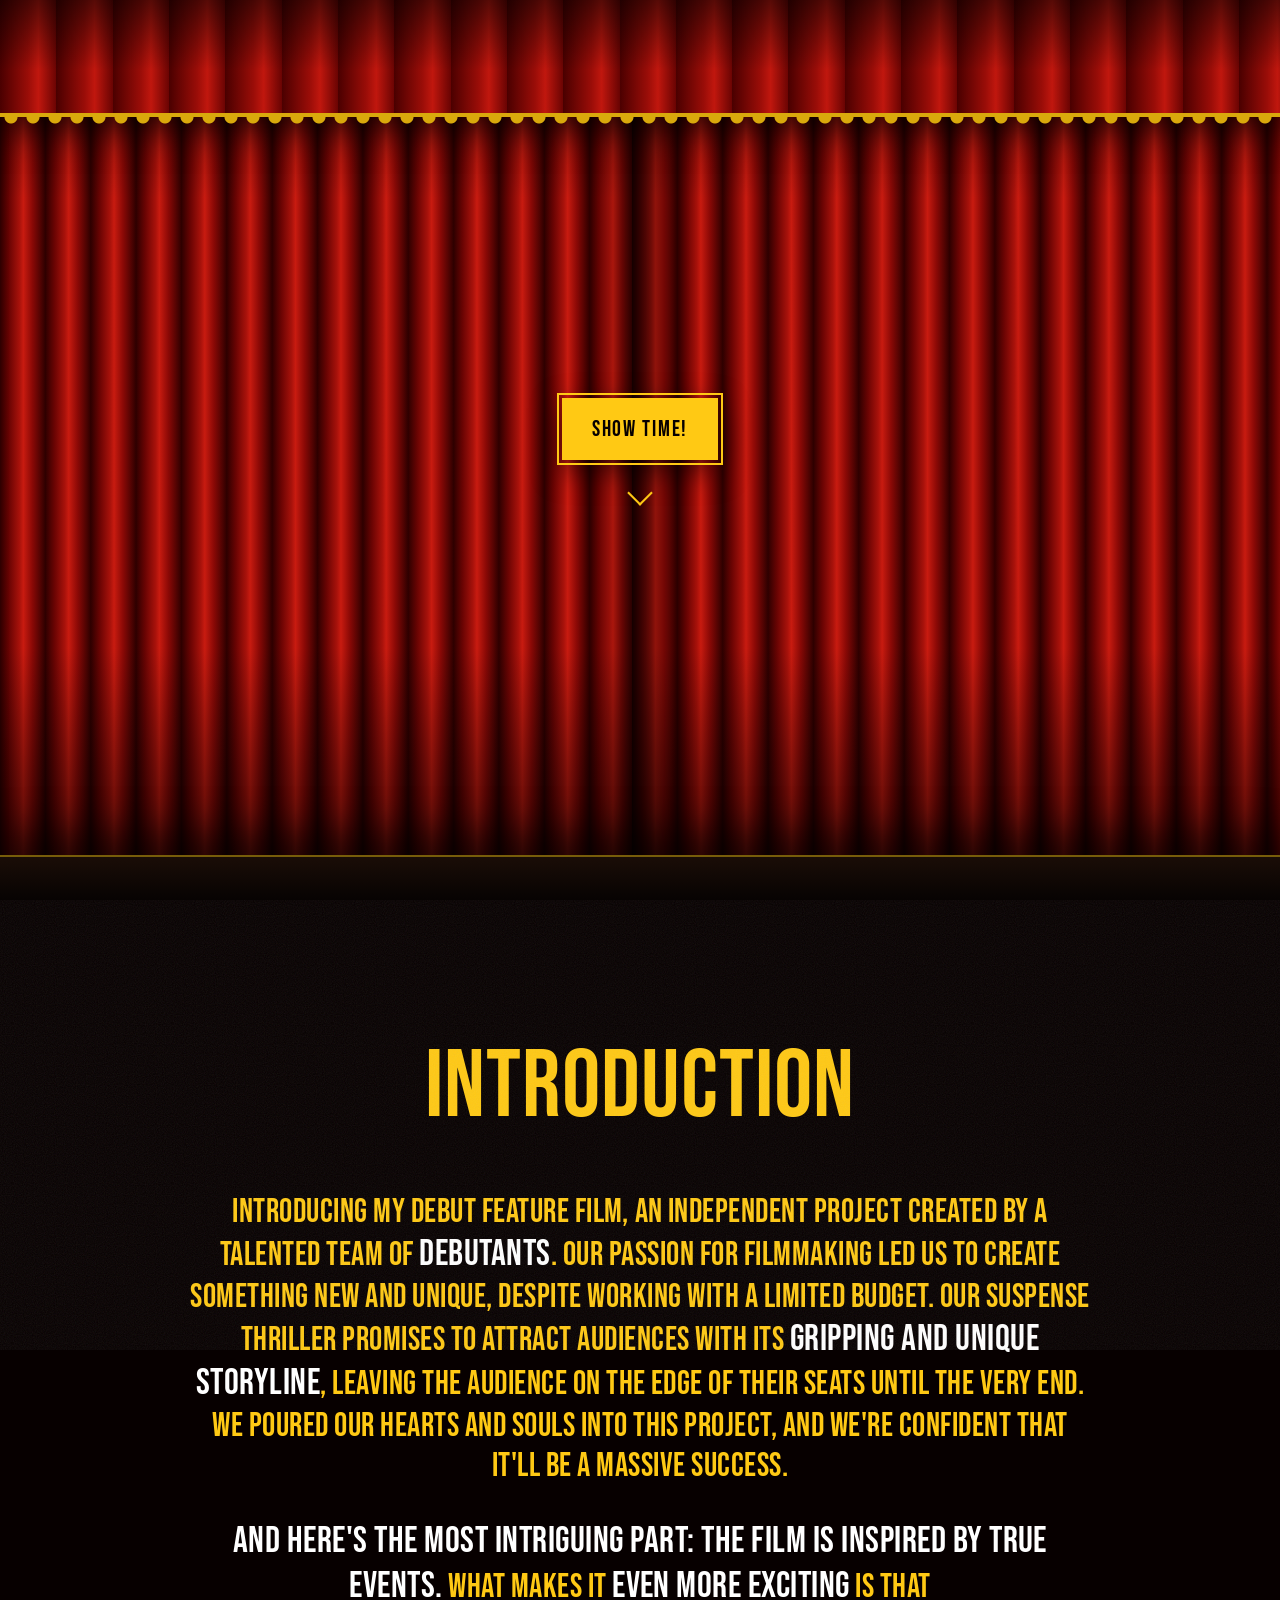
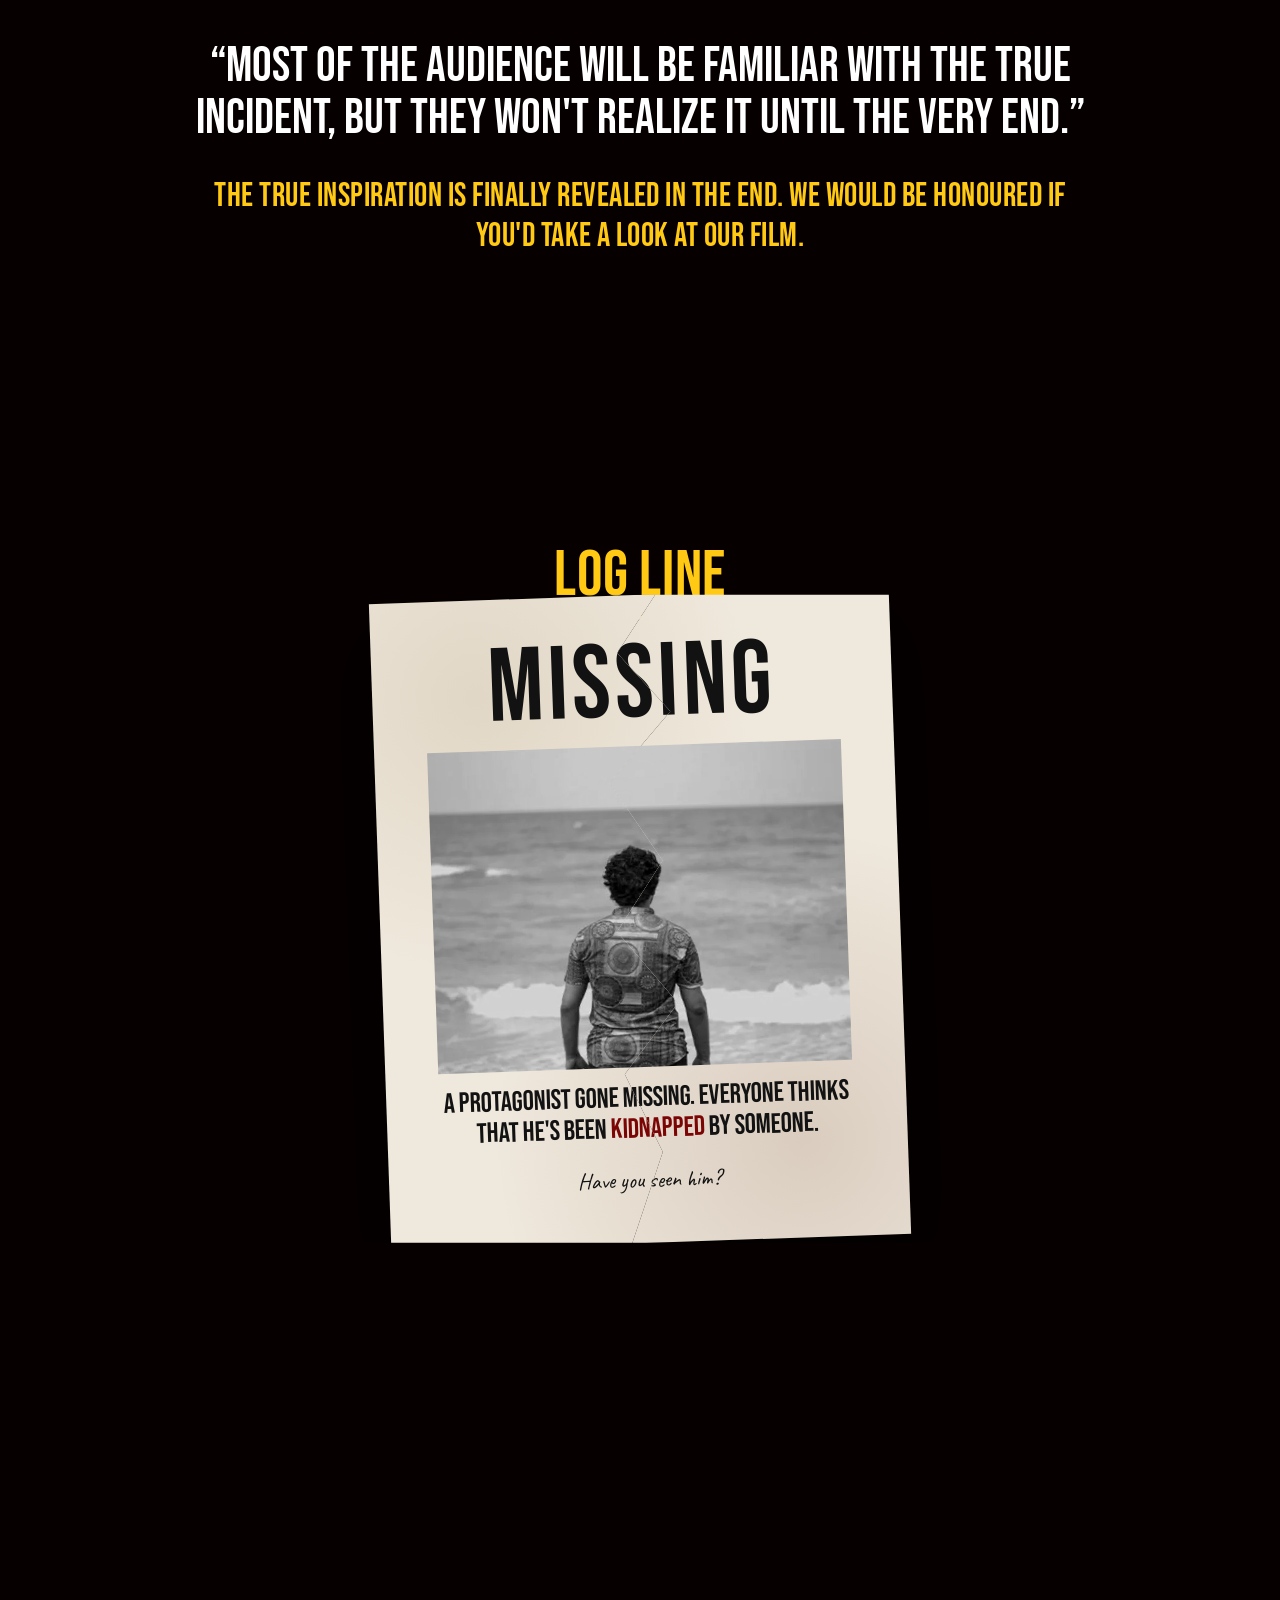
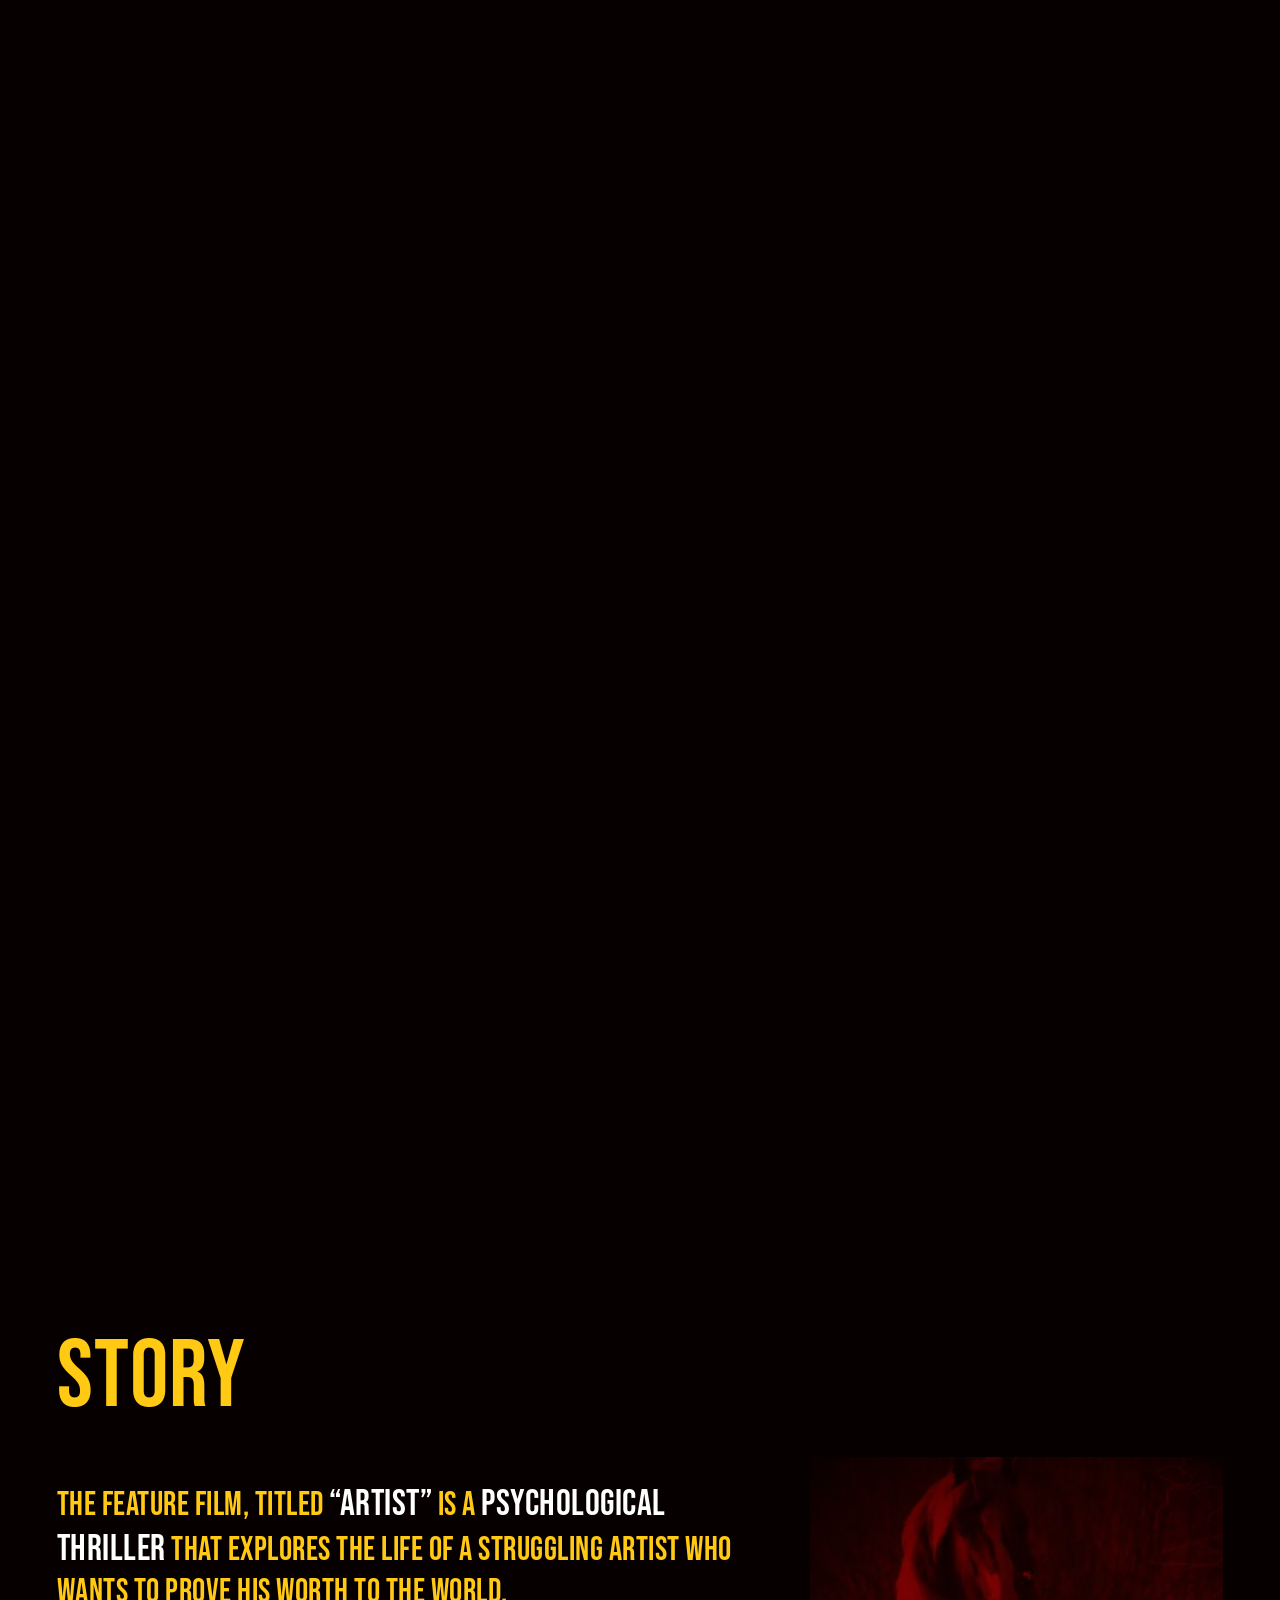
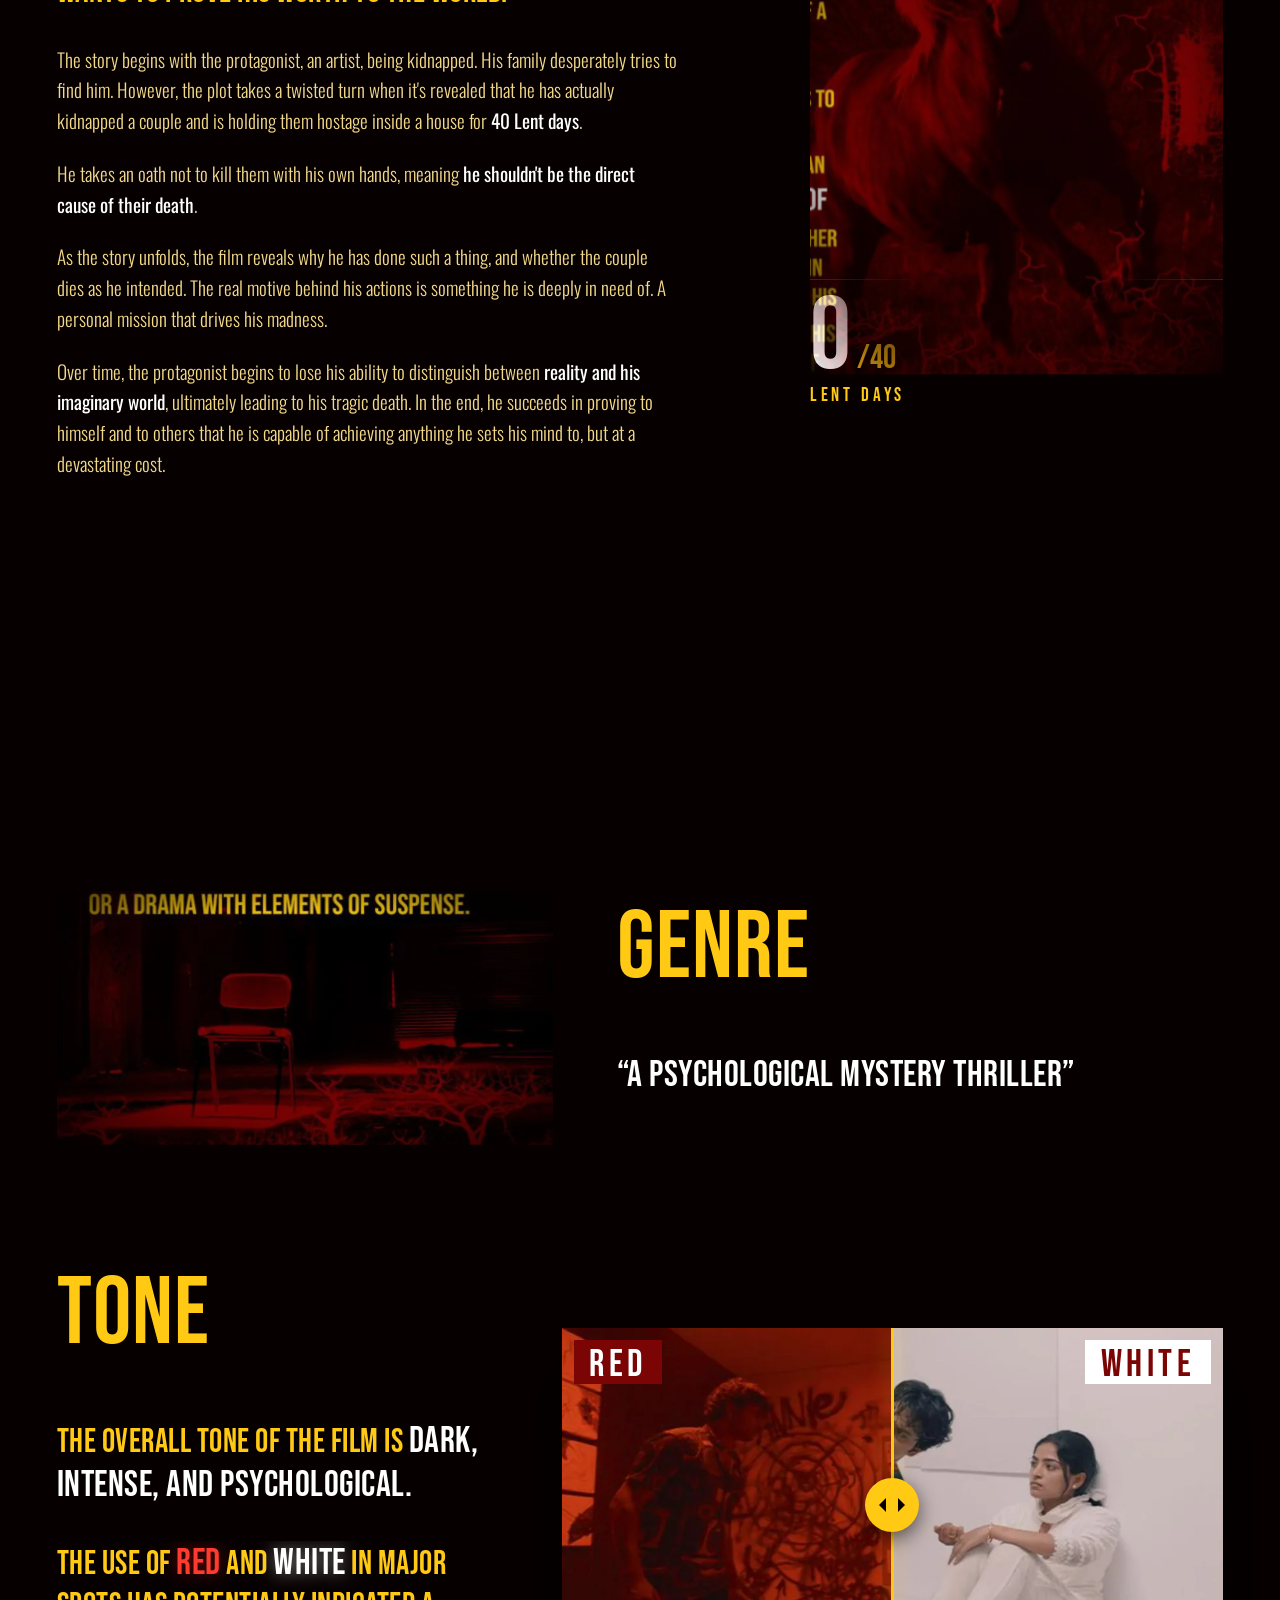
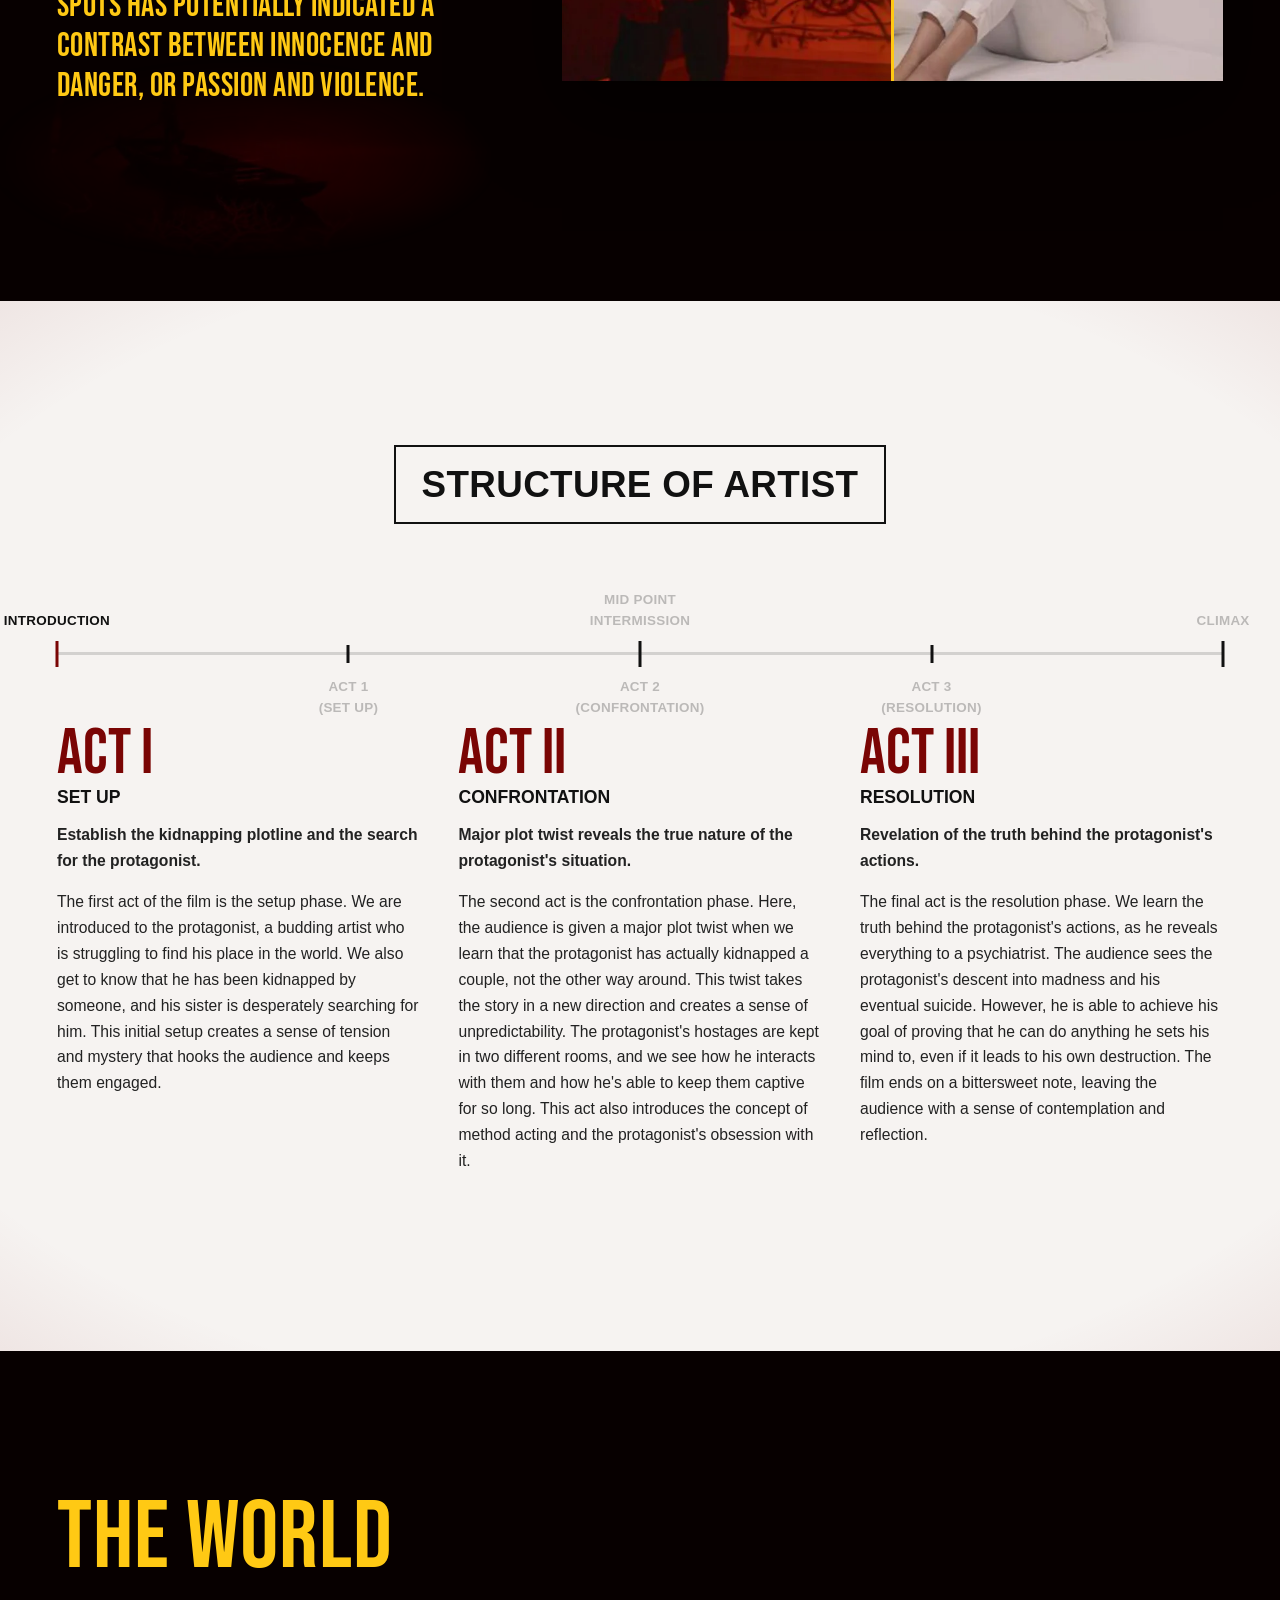
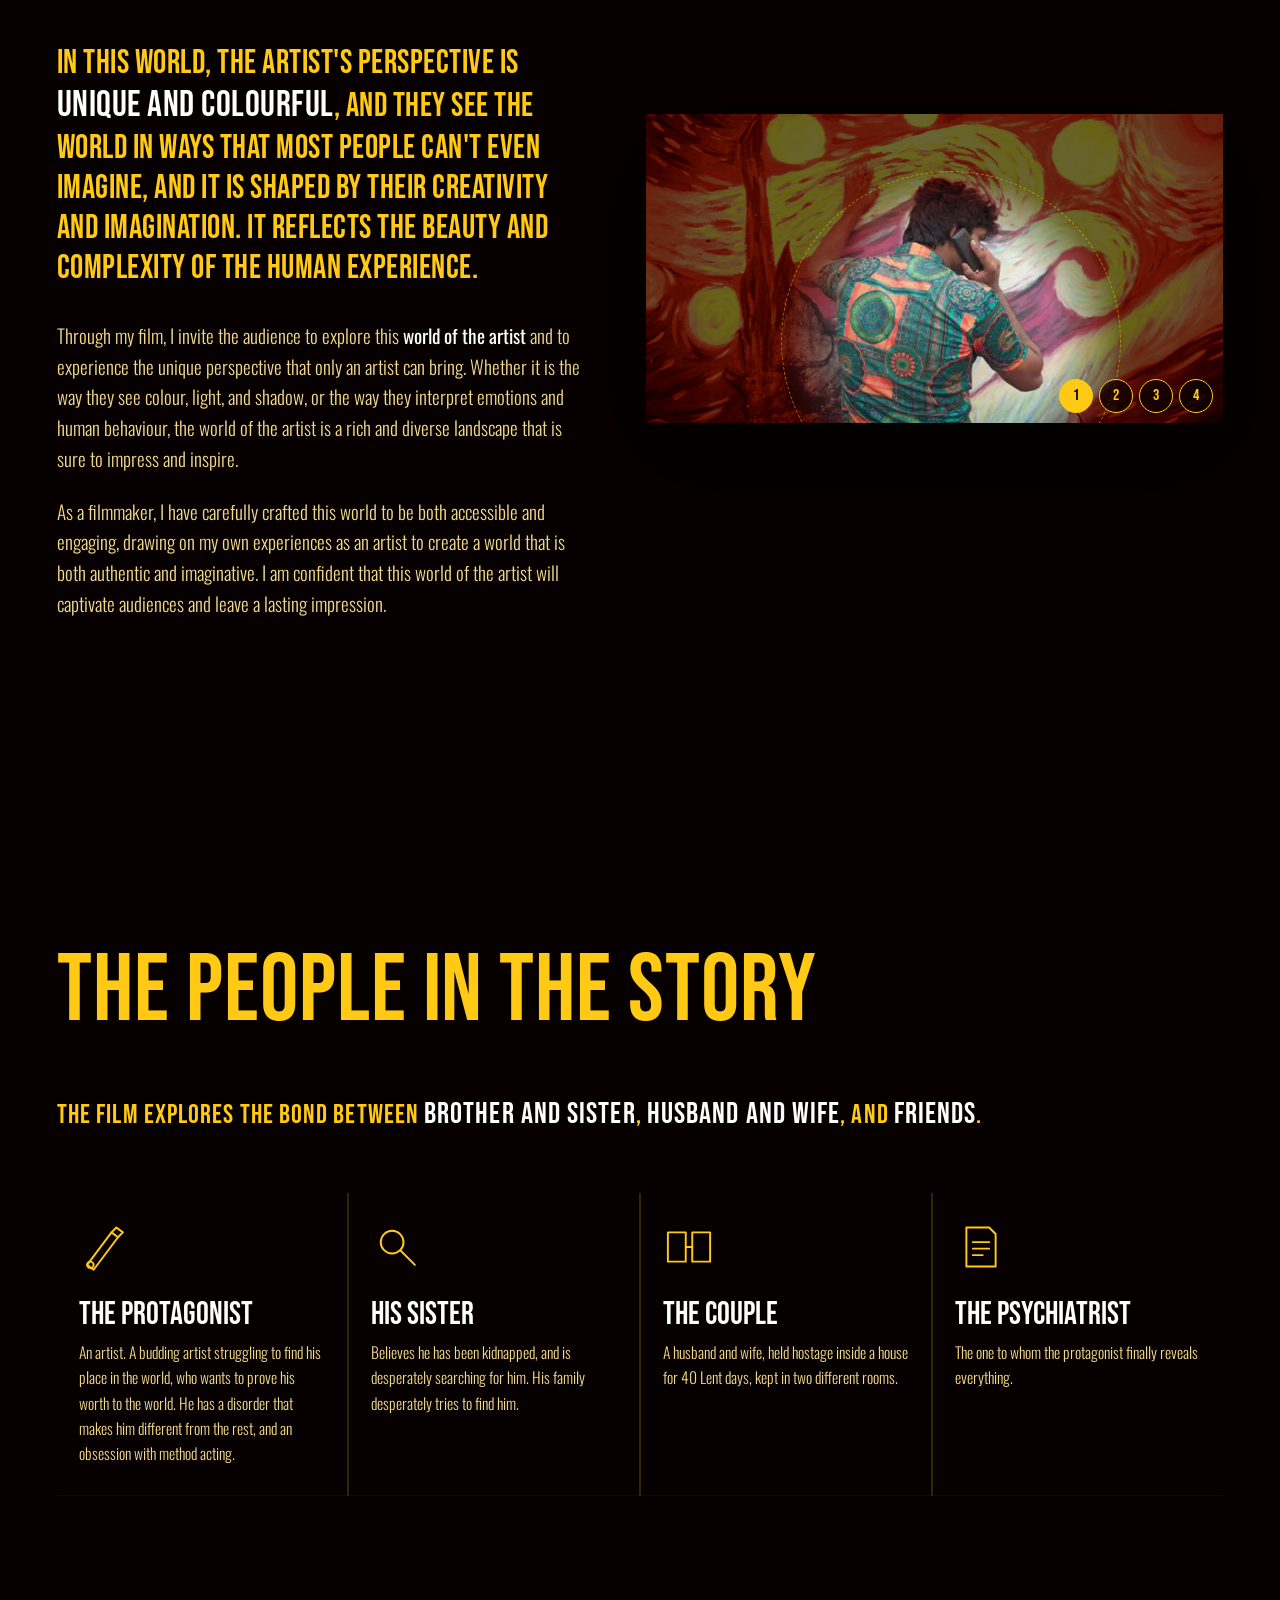
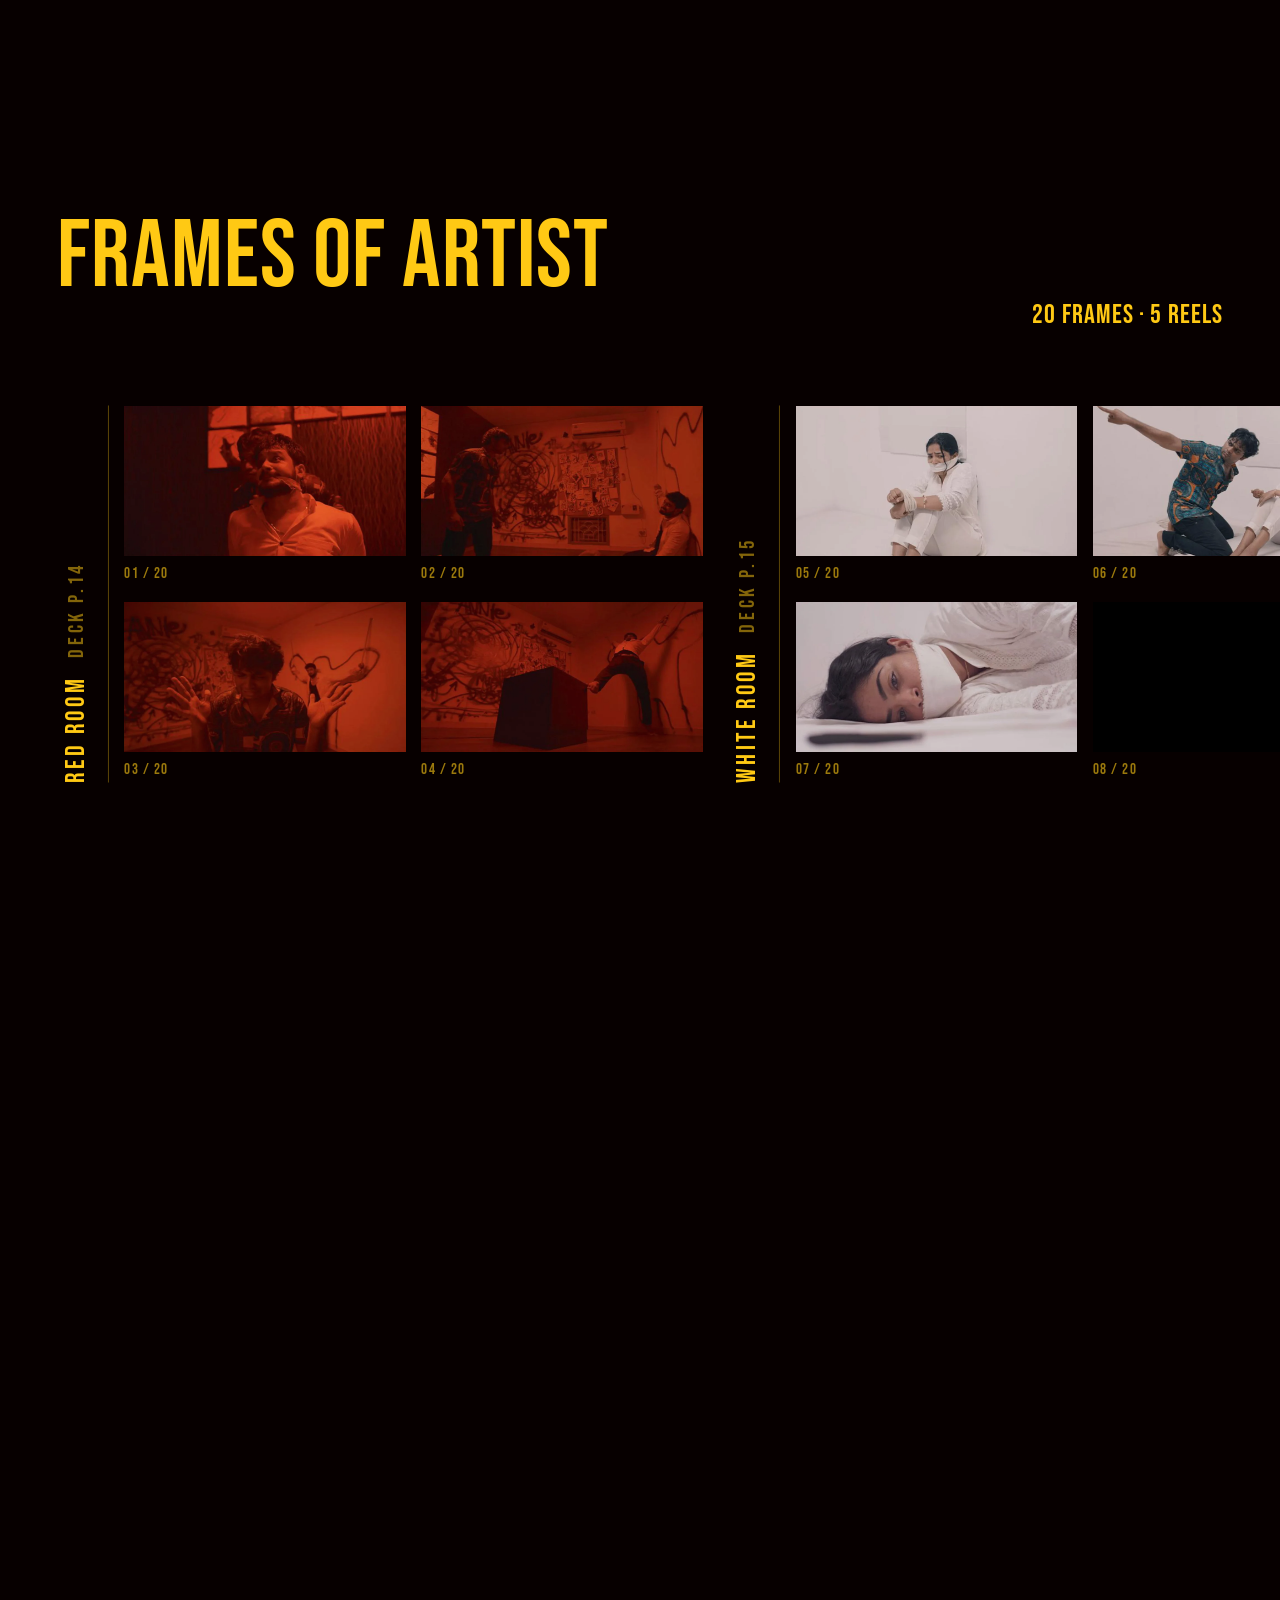
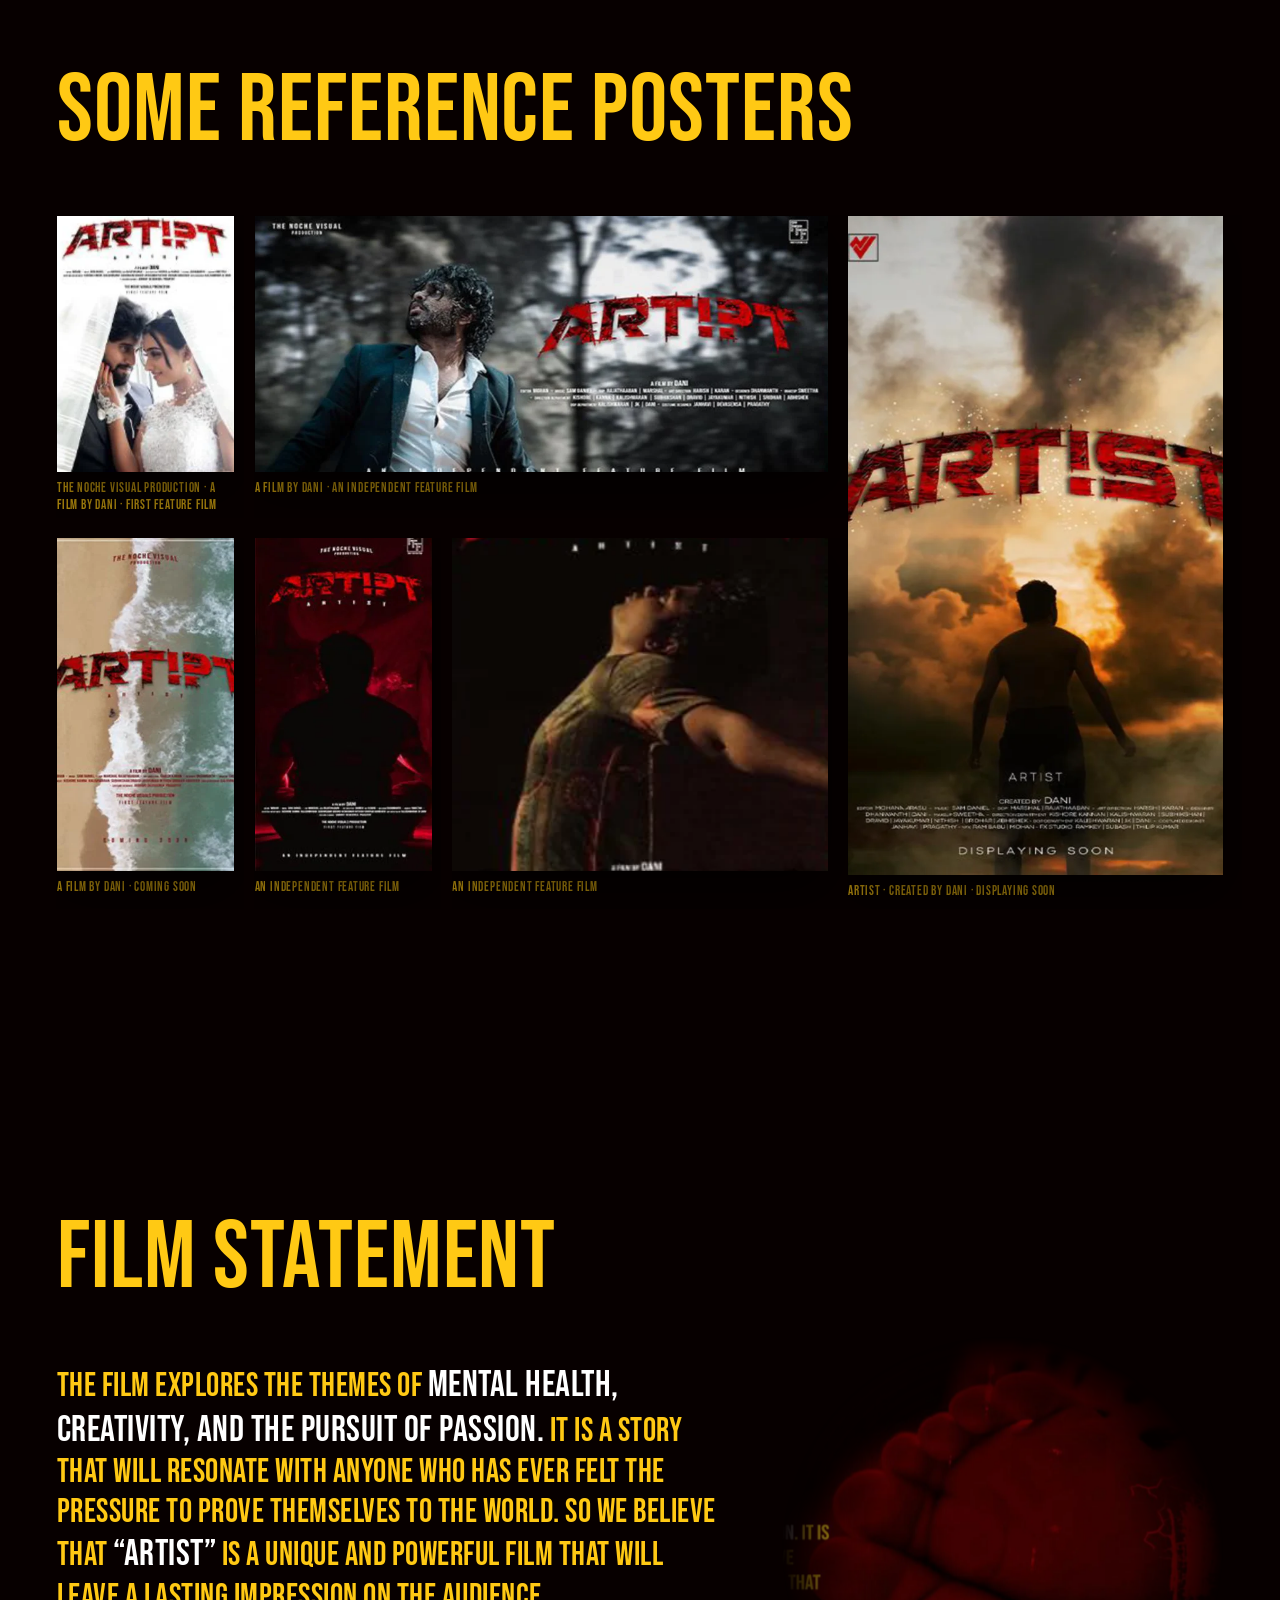
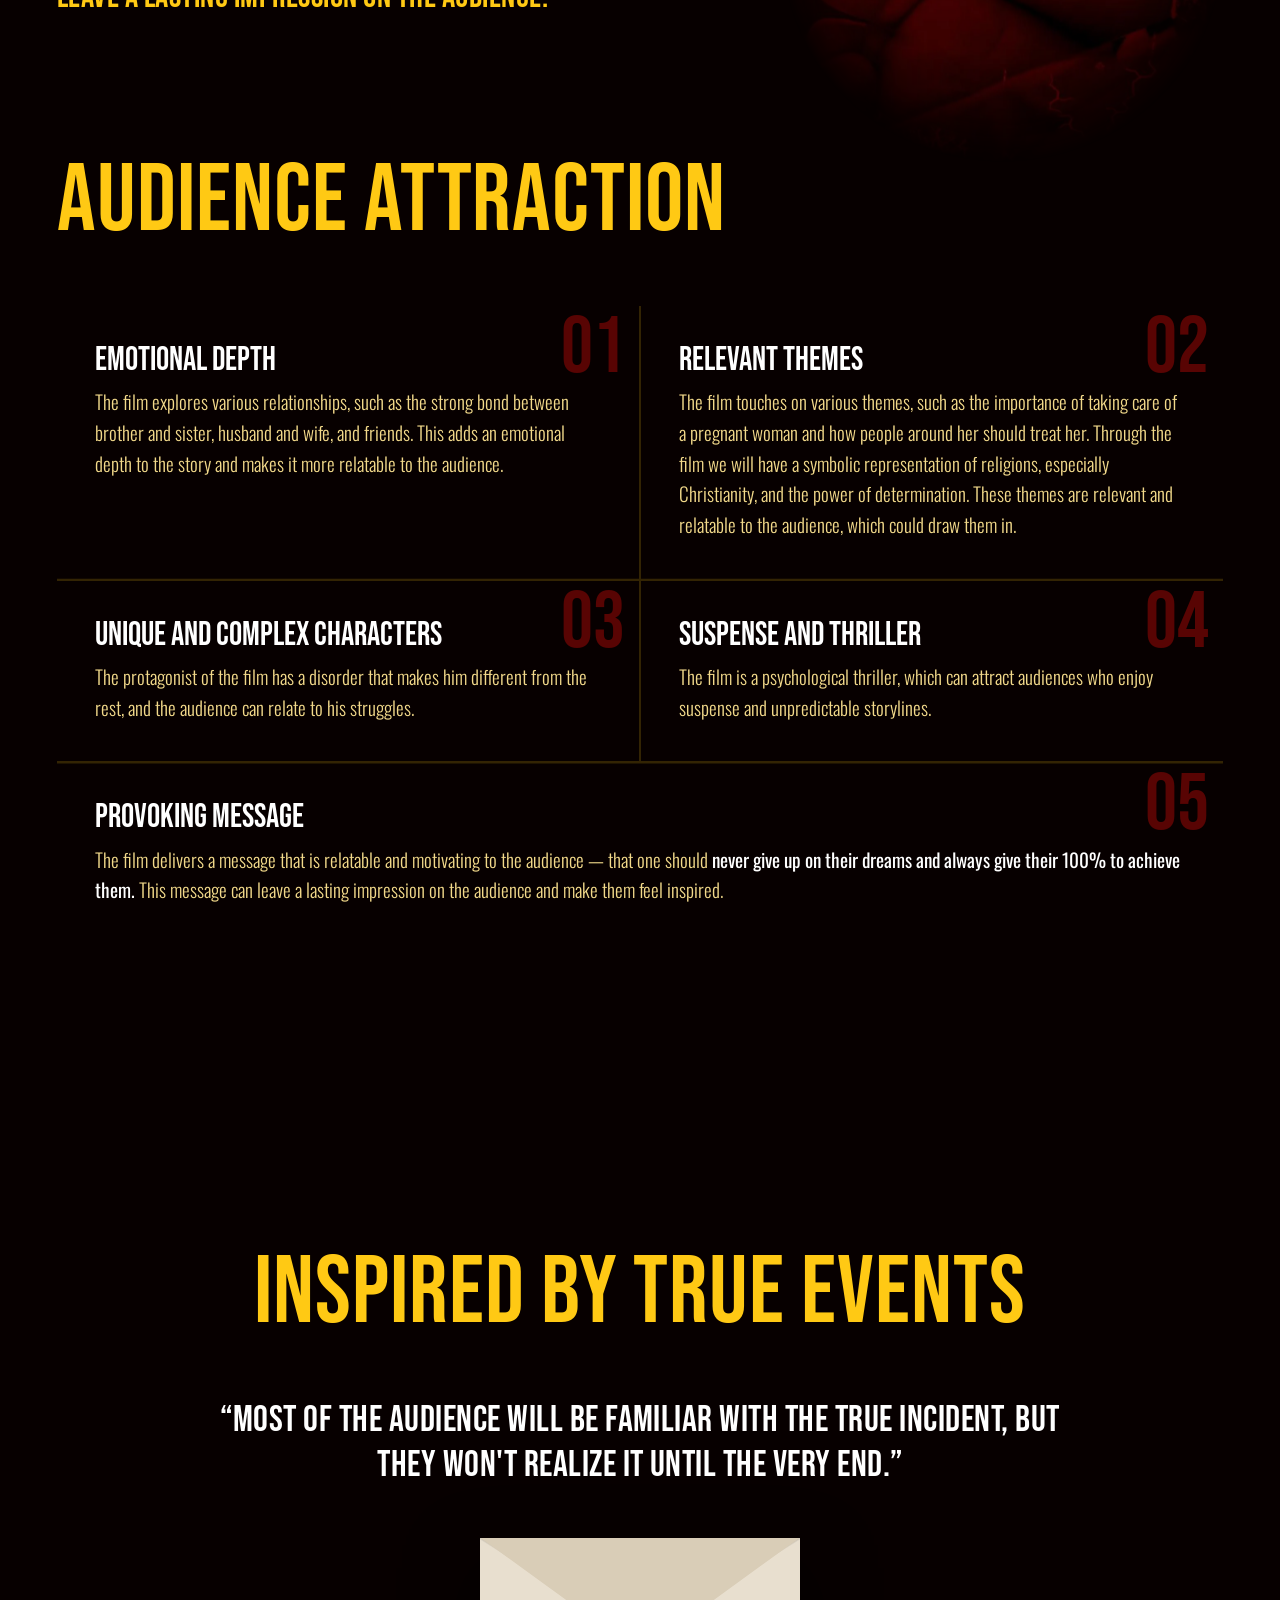
<file: index.html>
<!doctype html>
<html lang="en" class="no-js">
<head>
  <meta charset="utf-8">
  <meta name="viewport" content="width=device-width, initial-scale=1, viewport-fit=cover">
  <title>ARTIST — A Tamil psychological thriller · A film by Dani</title>
  <meta name="description" content="ARTIST (ART!ST) — an independent Tamil psychological mystery thriller inspired by true events. A protagonist gone missing. Everyone thinks he's been kidnapped. The truth is shocking.">
  <meta name="theme-color" content="#070000">
  <meta property="og:title" content="ARTIST — A film by Dani">
  <meta property="og:description" content="A protagonist gone missing. Everyone thinks he's been kidnapped. The truth is shocking. An independent Tamil psychological thriller.">
  <meta property="og:type" content="video.movie">
  <meta property="og:image" content="assets/img/posters/poster-2.webp">
  <link rel="icon" href="data:image/svg+xml,%3Csvg xmlns='http://www.w3.org/2000/svg' viewBox='0 0 32 32'%3E%3Crect width='32' height='32' fill='%237a0504'/%3E%3Crect x='13' y='5' width='6' height='15' fill='%23ffc914'/%3E%3Crect x='13' y='23' width='6' height='5' fill='%23ffc914'/%3E%3C/svg%3E">

  <link rel="preconnect" href="https://fonts.googleapis.com">
  <link rel="preconnect" href="https://fonts.gstatic.com" crossorigin>
  <link rel="stylesheet" href="https://fonts.googleapis.com/css2?family=Bebas+Neue&family=Caveat:wght@500;700&family=Oswald:wght@300;400;600&display=swap">
  <link rel="preload" as="image" href="assets/img/logo-artist.webp">
  <link rel="stylesheet" href="assets/css/main.css">

  <script>
    // Runs before paint: feature flags that CSS depends on.
    (function (d) {
      var h = d.documentElement;
      h.classList.remove('no-js'); h.classList.add('js');
      var store = null; try { store = window.localStorage; } catch (e) {}
      var get = function (k) { try { return store && store.getItem(k); } catch (e) { return null; } };
      var rm = window.matchMedia && window.matchMedia('(prefers-reduced-motion: reduce)').matches;
      var pref = get('artist:motion');
      if (pref === 'off' || (pref !== 'on' && rm)) h.classList.add('reduce-motion');
      if (get('artist:guide') === 'off') h.classList.add('guide-off');
      h.classList.add('curtain-on'); // the theatre curtain starts closed on every visit
      var lite = (navigator.deviceMemory && navigator.deviceMemory <= 2) || (navigator.hardwareConcurrency && navigator.hardwareConcurrency <= 2);
      if (lite) h.classList.add('lite');
      if (window.matchMedia && window.matchMedia('(hover: none), (pointer: coarse)').matches) h.classList.add('touch');
    })(document);
  </script>
  <script src="assets/js/config.js" defer></script>
  <script src="assets/js/dani.js" defer></script>
  <script src="assets/js/main.js" defer></script>
</head>
<body>
  <a class="skip-link" href="#main">Skip to content</a>

  <!-- Shared SVG filters (grunge type erosion, rough frame edge). -->
  <svg class="defs" aria-hidden="true" focusable="false" width="0" height="0">
    <defs>
      <filter id="grunge" x="-5%" y="-10%" width="110%" height="120%">
        <feTurbulence type="fractalNoise" baseFrequency="0.9" numOctaves="2" seed="7" result="n"/>
        <feColorMatrix in="n" type="matrix" values="0 0 0 0 0  0 0 0 0 0  0 0 0 0 0  0 0 0 -2.7 1.95" result="holes"/>
        <feComposite in="SourceGraphic" in2="holes" operator="in"/>
      </filter>
      <filter id="rough" x="-5%" y="-5%" width="110%" height="110%">
        <feTurbulence type="fractalNoise" baseFrequency="0.035 0.06" numOctaves="4" seed="3" result="t"/>
        <feDisplacementMap in="SourceGraphic" in2="t" scale="46" xChannelSelector="R" yChannelSelector="G"/>
      </filter>
      <filter id="rough-sm" x="-5%" y="-5%" width="110%" height="110%">
        <feTurbulence type="fractalNoise" baseFrequency="0.05 0.08" numOctaves="3" seed="9" result="t"/>
        <feDisplacementMap in="SourceGraphic" in2="t" scale="14" xChannelSelector="R" yChannelSelector="G"/>
      </filter>
    </defs>
  </svg>

  <!-- ============ Theatre curtain: closed on every visit; scroll, swipe or press the button to open ============ -->
  <div class="theatre" id="theatre" role="region" aria-label="Theatre curtain">
    <div class="theatre__light" aria-hidden="true"></div>
    <div class="theatre__panel theatre__panel--l" aria-hidden="true"></div>
    <div class="theatre__panel theatre__panel--r" aria-hidden="true"></div>
    <div class="theatre__valance" aria-hidden="true"></div>
    <div class="theatre__floor" aria-hidden="true"></div>
    <div class="theatre__ui">
      <!-- <img class="theatre__logo" src="assets/img/logo-artist.webp" alt="ARTIST" width="1400" height="264"> -->
      <!-- <p class="theatre__hint" id="theatreHint">Show Time !</p> -->
      <button type="button" class="btn btn--gold theatre__btn" id="theatreOpen">Show time!</button>
      <span class="theatre__arrow" aria-hidden="true"></span>
    </div>
  </div>

  <!-- ============ The deck's blood-red brushed frame (fixed, decorative) ============ -->
  <div class="frame" aria-hidden="true">
    <svg class="frame__svg" id="frameSvg" width="100%" height="100%" preserveAspectRatio="none">
      <defs>
        <mask id="frameMask" maskUnits="userSpaceOnUse">
          <rect width="100%" height="100%" fill="#fff"/>
          <rect class="frame__window" id="frameWindow" x="3%" y="5%" width="94%" height="88%" fill="#000" filter="url(#rough)"/>
        </mask>
      </defs>
      <g mask="url(#frameMask)">
        <rect width="100%" height="100%" class="frame__red"/>
        <g id="frameVeins" class="frame__veins"></g>
      </g>
    </svg>
    <svg class="frame__trees" id="frameTrees" preserveAspectRatio="xMidYMax slice"></svg>
  </div>
  <div class="grain" aria-hidden="true"></div>

  <!-- ============ Top bar ============ -->
  <header class="topbar">
    <a class="topbar__logo" href="#opening" aria-label="ARTIST — back to the opening"><img src="assets/img/logo-artist.webp" alt="" width="1400" height="264"></a>
    <nav class="topbar__nav" aria-label="Site">
      <button type="button" class="tb-btn" id="openChapters" aria-haspopup="dialog" aria-controls="chapters">Chapters</button>
      <!-- <button type="button" class="tb-btn" data-open-deck="1" aria-haspopup="dialog">Original deck</button> -->
      <button type="button" class="tb-btn tb-btn--toggle" id="toggleGuide" aria-pressed="true" title="Show or hide Dani, the guide">Guide</button>
      <button type="button" class="tb-btn tb-btn--toggle" id="toggleMotion" aria-pressed="true" title="Turn animation on or off">Motion</button>
    </nav>
  </header>
  <div class="progress" aria-hidden="true"><span id="progressBar"></span></div>

  <!-- Chapter index -->
  <dialog class="chapters" id="chapters" aria-labelledby="chaptersTitle">
    <div class="chapters__inner">
      <h2 id="chaptersTitle" class="h-grunge">Chapters</h2>
      <ol class="chapters__list" id="chaptersList"></ol>
      <button type="button" class="dialog-close" data-close aria-label="Close chapters">&times;</button>
    </div>
  </dialog>

  <main id="main">

    <!-- ============ 1. OPENING  (P1) ============ -->
    <section class="scene scene--opening" id="opening" data-chapter="Opening"
      data-dani-x="18" data-dani-mood="happy" data-dani-pose="wave"
      data-dani-line="Psst&hellip; I'm Dani. I wrote and directed this one. Scroll &mdash; I'll walk you through it.">
      <canvas class="embers" id="embers" aria-hidden="true"></canvas>
      <div class="opening__glow" aria-hidden="true"></div>
      <div class="opening__inner">
        <!-- after the curtain opens these play in order: data-beat 1 → 2 → 3 → 4 (timings in main.css) -->
        <p class="opening__kicker" data-beat="1">The Noche Visuals Production</p>
        <h1 class="opening__title">
          <span class="sr-only">ARTIST</span>
          <img class="opening__logo" src="assets/img/logo-artist.webp" alt="" width="1400" height="264" fetchpriority="high">
        </h1>
        <!-- <p class="opening__deck" data-reveal="fade">Pitch deck</p> -->
        <p class="opening__lang" data-beat="2b">&ndash; Tamil film &ndash;</p>
        <p class="opening__paren" data-reveal="fade"></p>
        <p class="opening__credit" data-beat="3">A <strong>Dani's</strong> Art</p>
        <p class="opening__credit" data-beat="3b">An independent feature film</p>
        <a class="scroll-cue" href="#introduction" data-beat="4"><span>Scroll</span><i aria-hidden="true"></i></a>
      </div>
    </section>

    <!-- ============ 2. INTRODUCTION  (P2) ============ -->
    <section class="scene scene--intro" id="introduction" data-chapter="Introduction"
      data-dani-x="80" data-dani-mood="happy" data-dani-pose="point"
      data-dani-line="A team of debutants. A limited budget. A lot of heart.">
      <div class="wrap wrap--narrow">
        <h2 class="h-section h-grunge" data-reveal="wipe">Introduction</h2>
        <p class="lead caps" data-reveal="words">
          Introducing my debut feature film, an independent project created by a talented team of <em>debutants</em>.
          Our passion for filmmaking led us to create something new and unique, despite working with a limited budget.
          Our suspense thriller promises to attract audiences with its <em>gripping and unique storyline</em>, leaving the audience on the edge of their seats until the very end.
          We poured our hearts and souls into this project, and we're confident that it'll be a massive success.
        </p>
        <p class="lead caps intrigue" data-reveal="up">
          <em>And here's the most intriguing part: the film is inspired by true events.</em>
          What makes it <em>even more exciting</em> is that
        </p>
        <blockquote class="pull" data-reveal="up">
          <p>&ldquo;Most of the audience will be familiar with the true incident, but they won't realize it until the very end.&rdquo;</p>
        </blockquote>
        <p class="lead caps" data-reveal="up">The true inspiration is finally revealed in the end. We would be honoured if you'd take a look at our film.</p>
      </div>
    </section>

    <!-- ============ 3. LOG LINE  (P3) — the Missing flyer tears to reveal the truth ============ -->
    <section class="scene scene--logline" id="logline" data-chapter="Log line" data-progress
      data-dani-x="14" data-dani-mood="thinking" data-dani-pose="idle"
      data-dani-line="Everyone thinks he's the victim. Keep scrolling&hellip;"
      data-dani-line2="Told you. Not what it looks like.">
      <div class="logline__sticky">
        <h2 class="h-section h-grunge logline__label">Log line</h2>
        <div class="logline__stage">
          <!-- The truth, behind the flyer -->
          <div class="truthcard">
            <p class="truthcard__text caps">
              But the truth is shocking &mdash; <em>he isn't kidnapped by someone, he has kidnapped a couple</em> and is torturing them.
              As the story unfolds we see everything dark and cruel. At the end a surprising <em>twist</em> changes everything,
              turning the story into a <em>powerful, inspirational and emotional</em> lesson about life.
            </p>
          </div>
          <!-- The flyer (two torn halves of the same artwork) -->
          <div class="flyer flyer--l">
            <div class="flyer__paper">
              <p class="flyer__head">Missing</p>
              <img class="flyer__photo" src="assets/img/stills/still-nature-2.webp" alt="A man in a patterned shirt stands with his back to the camera, facing the sea." width="1024" height="542" loading="lazy" decoding="async">
              <p class="flyer__text">A protagonist gone missing. Everyone thinks that he's been <strong>kidnapped</strong> by someone.</p>
              <p class="flyer__foot">Have you seen him?</p>
            </div>
          </div>
          <div class="flyer flyer--r" aria-hidden="true">
            <div class="flyer__paper">
              <p class="flyer__head">Missing</p>
              <img class="flyer__photo" src="assets/img/stills/still-nature-2.webp" alt="" width="1024" height="542" loading="lazy" decoding="async">
              <p class="flyer__text">A protagonist gone missing. Everyone thinks that he's been <strong>kidnapped</strong> by someone.</p>
              <p class="flyer__foot">Have you seen him?</p>
            </div>
          </div>
        </div>
      </div>
    </section>

    <!-- ============ 4. STORY  (P4) — 40 Lent days ============ -->
    <section class="scene scene--story" id="story" data-chapter="The story" data-progress
      data-dani-x="76" data-dani-mood="scared" data-dani-pose="idle"
      data-dani-line="40 Lent days. Count them with me&hellip;">
      <div class="wrap story">
        <div class="story__text">
          <h2 class="h-section h-grunge" data-reveal="wipe">Story</h2>
          <p class="lead caps" data-reveal="up">The feature film, titled <em>&ldquo;ARTIST&rdquo;</em> is a <em>psychological thriller</em> that explores the life of a struggling artist who wants to prove his worth to the world.</p>
          <p class="body" data-reveal="up">The story begins with the protagonist, an artist, being kidnapped. His family desperately tries to find him. However, the plot takes a twisted turn when it's revealed that he has actually kidnapped a couple and is holding them hostage inside a house for <em class="hl">40 Lent days</em>.</p>
          <p class="body" data-reveal="up">He takes an oath not to kill them with his own hands, meaning <em class="hl">he shouldn't be the direct cause of their death</em>.</p>
          <p class="body" data-reveal="up">As the story unfolds, the film reveals why he has done such a thing, and whether the couple dies as he intended. The real motive behind his actions is something he is deeply in need of. A personal mission that drives his madness.</p>
          <p class="body" data-reveal="up">Over time, the protagonist begins to lose his ability to distinguish between <em class="hl">reality and his imaginary world</em>, ultimately leading to his tragic death. In the end, he succeeds in proving to himself and to others that he is capable of achieving anything he sets his mind to, but at a devastating cost.</p>
        </div>
        <div class="story__side">
          <figure class="story__horse" data-parallax="-0.12">
            <img src="assets/img/atmos/horse.webp" alt="A horse, lit in deep red, in a dark forest." width="853" height="1213" loading="lazy" decoding="async">
          </figure>
          <div class="tally" aria-hidden="true">
            <p class="tally__count"><span id="tallyNum">0</span><small>/40</small></p>
            <p class="tally__label">Lent days</p>
            <svg class="tally__marks" id="tallyMarks" viewBox="0 0 320 120"></svg>
          </div>
        </div>
      </div>
    </section>

    <!-- ============ 5. GENRE & TONE  (P5, P6) — red vs white ============ -->
    <section class="scene scene--tone" id="genre-tone" data-chapter="Genre &amp; tone"
      data-dani-x="22" data-dani-mood="thinking" data-dani-pose="point"
      data-dani-line="Red&hellip; or white? Drag the line.">
      <div class="wrap">
        <div class="genre">
          <figure class="genre__img" data-reveal="fade">
            <img src="assets/img/atmos/chair.webp" alt="An empty chair in a dark, red-lit room." width="997" height="511" loading="lazy" decoding="async">
          </figure>
          <div class="genre__text">
            <h2 class="h-section h-grunge" data-reveal="wipe">Genre</h2>
            <!-- <p class="lead caps" data-reveal="up">The genre of this film could be considered <em>&ldquo;a psychological mystery thriller&rdquo;</em> or a drama with elements of suspense.</p> -->
            <p class="lead caps" data-reveal="up"><em>&ldquo;a psychological mystery thriller&rdquo;</em></p>
          </div>
        </div>

        <div class="tone">
          <div class="tone__text">
            <h2 class="h-section h-grunge" data-reveal="wipe">Tone</h2>
            <p class="lead caps" data-reveal="up">The overall tone of the film is <em>dark, intense, and psychological.</em></p>
            <p class="lead caps" data-reveal="up">The use of <em class="red-word">red</em> and <em class="white-word">white</em> in major spots has potentially indicated a contrast between innocence and danger, or passion and violence.</p>
          </div>
          <div class="split" id="split" style="--split:50%">
            <img class="split__img split__img--red" src="assets/img/stills/still-red-2.webp" alt="Red room: a man confronts a captive in a room covered in black spray-painted scribbles." width="1021" height="544" loading="lazy" decoding="async">
            <img class="split__img split__img--white" src="assets/img/stills/still-white-2.webp" alt="White room: a man in a patterned shirt points away while a woman in white sits against the wall." width="1021" height="545" loading="lazy" decoding="async">
            <span class="split__tag split__tag--red" aria-hidden="true">Red</span>
            <span class="split__tag split__tag--white" aria-hidden="true">White</span>
            <span class="split__handle" aria-hidden="true"><i></i></span>
            <label class="sr-only" for="splitRange">Compare the red room and the white room</label>
            <input class="split__range" id="splitRange" type="range" min="0" max="100" value="50">
          </div>
          <figure class="tone__boat" aria-hidden="true"><img src="assets/img/atmos/boat.webp" alt="" width="979" height="385" loading="lazy" decoding="async"></figure>
        </div>
      </div>
    </section>

    <!-- ============ 6. STRUCTURE  (P7, P8) — a white scene ============ -->
    <section class="scene scene--structure is-light" id="structure" data-chapter="Structure" data-progress
      data-dani-x="50" data-dani-mood="happy" data-dani-pose="point"
      data-dani-line="Three acts. One intermission. No spoilers&hellip; yet.">
      <div class="wrap">
        <h2 class="structure__title" data-reveal="fade"><span>Structure of Artist</span></h2>
        <ol class="timeline" aria-label="Story structure timeline">
          <li class="timeline__node" data-step="0"><span class="timeline__top">Introduction</span></li>
          <li class="timeline__node timeline__node--act" data-step="1"><span class="timeline__bottom">Act 1<br>(Set up)</span></li>
          <li class="timeline__node" data-step="2"><span class="timeline__top">Mid point<br>Intermission</span><span class="timeline__bottom">Act 2<br>(Confrontation)</span></li>
          <li class="timeline__node timeline__node--act" data-step="3"><span class="timeline__bottom">Act 3<br>(Resolution)</span></li>
          <li class="timeline__node" data-step="4"><span class="timeline__top">Climax</span></li>
        </ol>
        <div class="timeline__line" aria-hidden="true"><span></span></div>

        <div class="acts">
          <article class="act" data-reveal="up">
            <h3><span class="act__num">Act I</span> Set up</h3>
            <p class="act__summary">Establish the kidnapping plotline and the search for the protagonist.</p>
            <p>The first act of the film is the setup phase. We are introduced to the protagonist, a budding artist who is struggling to find his place in the world. We also get to know that he has been kidnapped by someone, and his sister is desperately searching for him. This initial setup creates a sense of tension and mystery that hooks the audience and keeps them engaged.</p>
          </article>
          <article class="act" data-reveal="up">
            <h3><span class="act__num">Act II</span> Confrontation</h3>
            <p class="act__summary">Major plot twist reveals the true nature of the protagonist's situation.</p>
            <p>The second act is the confrontation phase. Here, the audience is given a major plot twist when we learn that the protagonist has actually kidnapped a couple, not the other way around. This twist takes the story in a new direction and creates a sense of unpredictability. The protagonist's hostages are kept in two different rooms, and we see how he interacts with them and how he's able to keep them captive for so long. This act also introduces the concept of method acting and the protagonist's obsession with it.</p>
          </article>
          <article class="act" data-reveal="up">
            <h3><span class="act__num">Act III</span> Resolution</h3>
            <p class="act__summary">Revelation of the truth behind the protagonist's actions.</p>
            <p>The final act is the resolution phase. We learn the truth behind the protagonist's actions, as he reveals everything to a psychiatrist. The audience sees the protagonist's descent into madness and his eventual suicide. However, he is able to achieve his goal of proving that he can do anything he sets his mind to, even if it leads to his own destruction. The film ends on a bittersweet note, leaving the audience with a sense of contemplation and reflection.</p>
          </article>
        </div>
      </div>
    </section>

    <!-- ============ 7. THE WORLD  (P9) — colour enters through the artist ============ -->
    <section class="scene scene--world" id="world" data-chapter="The world"
      data-dani-x="84" data-dani-mood="excited" data-dani-pose="point"
      data-dani-line="Move your cursor over the picture &mdash; this is how an artist sees."
      data-dani-line-touch="Drag your finger over the picture &mdash; this is how an artist sees.">
      <div class="wrap world">
        <div class="world__text">
          <h2 class="h-section h-grunge" data-reveal="wipe">The world</h2>
          <p class="lead caps" data-reveal="up">In this world, the artist's perspective is <em>unique and colourful</em>, and they see the world in ways that most people can't even imagine, and it is shaped by their creativity and imagination. It reflects the beauty and complexity of the human experience.</p>
          <p class="body" data-reveal="up">Through my film, I invite the audience to explore this <em class="hl">world of the artist</em> and to experience the unique perspective that only an artist can bring. Whether it is the way they see colour, light, and shadow, or the way they interpret emotions and human behaviour, the world of the artist is a rich and diverse landscape that is sure to impress and inspire.</p>
          <p class="body" data-reveal="up">As a filmmaker, I have carefully crafted this world to be both accessible and engaging, drawing on my own experiences as an artist to create a world that is both authentic and imaginative. I am confident that this world of the artist will captivate audiences and leave a lasting impression.</p>
        </div>
        <div class="lens" id="lens" tabindex="0" role="img" aria-label="Film still: a man in a colourful patterned shirt, on the phone, leans against a swirling Starry Night-style mural. A colour lens follows your pointer over a red-tinted version of the image.">
          <img class="lens__base" src="assets/img/stills/still-search-4.webp" alt="" width="1019" height="536" loading="lazy" decoding="async">
          <img class="lens__colour" src="assets/img/stills/still-search-4.webp" alt="" width="1019" height="536" loading="lazy" decoding="async">
          <div class="lens__thumbs" role="group" aria-label="Choose a still">
            <button type="button" class="is-on" data-lens="assets/img/stills/still-search-4.webp" aria-label="Mural">1</button>
            <button type="button" data-lens="assets/img/stills/still-nature-4.webp" aria-label="Lake">2</button>
            <button type="button" data-lens="assets/img/stills/still-nature-3.webp" aria-label="Forest from above">3</button>
            <button type="button" data-lens="assets/img/stills/still-dark-4.webp" aria-label="Underwater">4</button>
          </div>
        </div>
      </div>
    </section>

    <!-- ============ 8. THE PEOPLE IN THE STORY  (from P4, P8, P20) ============ -->
    <section class="scene scene--characters" id="characters" data-chapter="Characters"
      data-dani-x="20" data-dani-mood="thinking" data-dani-pose="idle"
      data-dani-line="Who's who in the story.">
      <div class="wrap">
        <h2 class="h-section h-grunge" data-reveal="wipe">The people in the story</h2>
        <p class="sub caps" data-reveal="up">The film explores the bond between <em>brother and sister</em>, <em>husband and wife</em>, and <em>friends</em>.</p>
        <ul class="people">
          <li class="person" data-reveal="up">
            <svg class="person__glyph" viewBox="0 0 64 64" aria-hidden="true"><path d="M10 54 L40 14 l8 6 -30 40z"/><path d="M40 14 l6 -6 8 6 -6 6"/><circle cx="14" cy="54" r="4"/></svg>
            <h3>The protagonist</h3>
            <p>An artist. A budding artist struggling to find his place in the world, who wants to prove his worth to the world. He has a disorder that makes him different from the rest, and an obsession with method acting.</p>
          </li>
          <li class="person" data-reveal="up">
            <svg class="person__glyph" viewBox="0 0 64 64" aria-hidden="true"><circle cx="26" cy="26" r="14"/><path d="M36 36 L54 54"/></svg>
            <h3>His sister</h3>
            <p>Believes he has been kidnapped, and is desperately searching for him. His family desperately tries to find him.</p>
          </li>
          <li class="person" data-reveal="up">
            <svg class="person__glyph" viewBox="0 0 64 64" aria-hidden="true"><rect x="6" y="14" width="22" height="36"/><rect x="36" y="14" width="22" height="36"/><path d="M28 32 h8"/></svg>
            <h3>The couple</h3>
            <p>A husband and wife, held hostage inside a house for 40 Lent days, kept in two different rooms.</p>
          </li>
          <li class="person" data-reveal="up">
            <svg class="person__glyph" viewBox="0 0 64 64" aria-hidden="true"><path d="M14 8 h28 l8 8 v40 h-36z"/><path d="M22 26 h20 M22 34 h20 M22 42 h12"/></svg>
            <h3>The psychiatrist</h3>
            <p>The one to whom the protagonist finally reveals everything.</p>
          </li>
        </ul>
      </div>
    </section>

    <!-- ============ 9. FRAMES OF ARTIST  (P13–P18) ============ -->
    <section class="scene scene--frames" id="frames" data-chapter="Frames of Artist" data-progress
      data-dani-x="50" data-dani-mood="excited" data-dani-pose="point"
      data-dani-line="Frames straight from the film. Tap any one to look closer.">
      <div class="frames__sticky">
        <header class="frames__head wrap">
          <h2 class="h-section h-grunge" data-reveal="wipe">Frames of Artist</h2>
          <p class="sub caps">20 frames &middot; 5 reels</p>
        </header>
        <div class="strip" id="strip">
          <div class="strip__track" id="stripTrack">
            <!-- populated from config (FRAMES) by main.js; static fallback below for no-JS -->
          </div>
        </div>
      </div>
    </section>

    <!-- ============ 10. REFERENCE POSTERS  (P19) ============ -->
    <section class="scene scene--posters" id="posters" data-chapter="Posters"
      data-dani-x="80" data-dani-mood="happy" data-dani-pose="point"
      data-dani-line="Some of the reference posters we made. Hover to tilt them.">
      <div class="wrap">
        <h2 class="h-section h-grunge" data-reveal="wipe">Some reference posters</h2>
        <div class="posters">
          <figure class="poster poster--a" data-reveal="up"><button type="button" class="poster__btn" data-lightbox="assets/img/posters/poster-1.webp" data-caption="Reference poster: a bride and groom behind a veil. The Noche Visual production · A film by Dani · First feature film."><img src="assets/img/posters/poster-1.webp" alt="Poster: ART!ST in red over a bride and groom behind a veil." width="248" height="441" loading="lazy" decoding="async"></button><figcaption>The Noche Visual production &middot; A film by Dani &middot; First feature film</figcaption></figure>
          <figure class="poster poster--b" data-reveal="up"><button type="button" class="poster__btn" data-lightbox="assets/img/posters/poster-2.webp" data-caption="Reference poster: a man in a suit with curly hair, forest behind. A film by Dani · An independent feature film."><img src="assets/img/posters/poster-2.webp" alt="Landscape poster: a man in a dark suit and open white shirt looks up; ART!ST in red beside him." width="918" height="441" loading="lazy" decoding="async"></button><figcaption>A film by Dani &middot; An independent feature film</figcaption></figure>
          <figure class="poster poster--c" data-reveal="up"><button type="button" class="poster__btn" data-lightbox="assets/img/posters/poster-3.webp" data-caption="Reference poster: an aerial view of a beach and waves. A film by Dani · Coming soon."><img src="assets/img/posters/poster-3.webp" alt="Poster: aerial view of waves meeting the sand, ART!ST in red." width="461" height="585" loading="lazy" decoding="async"></button><figcaption>A film by Dani &middot; Coming soon</figcaption></figure>
          <figure class="poster poster--d" data-reveal="up"><button type="button" class="poster__btn" data-lightbox="assets/img/posters/poster-4.webp" data-caption="Reference poster: a dark red silhouette. An independent feature film."><img src="assets/img/posters/poster-4.webp" alt="Poster: a figure in silhouette against deep red light." width="292" height="580" loading="lazy" decoding="async"></button><figcaption>An independent feature film</figcaption></figure>
          <figure class="poster poster--e" data-reveal="up"><button type="button" class="poster__btn" data-lightbox="assets/img/posters/poster-5.webp" data-caption="Reference poster: a man arching backwards in the dark. An independent feature film."><img src="assets/img/posters/poster-5.webp" alt="Poster: a man arches backwards in darkness under the red title." width="331" height="583" loading="lazy" decoding="async"></button><figcaption>An independent feature film</figcaption></figure>
          <figure class="poster poster--f" data-reveal="up"><button type="button" class="poster__btn" data-lightbox="assets/img/posters/poster-6.webp" data-caption="Reference poster: a shirtless silhouette against smoke and fire. Artist · Created by Dani · Displaying soon."><img src="assets/img/posters/poster-6.webp" alt="Poster: a shirtless man seen from behind faces billowing smoke and a fiery sky; ART!ST in red across the clouds." width="835" height="1069" loading="lazy" decoding="async"></button><figcaption>Artist &middot; Created by Dani &middot; Displaying soon</figcaption></figure>
        </div>
      </div>
    </section>

    <!-- ============ 11. THEMES  (P38 Film statement, P20 Audience attraction) ============ -->
    <section class="scene scene--themes" id="themes" data-chapter="Themes"
      data-dani-x="16" data-dani-mood="sad" data-dani-pose="idle"
      data-dani-line="Mental health. Creativity. Passion. That's the heart of it.">
      <div class="wrap">
        <div class="statement">
          <div class="statement__text">
            <h2 class="h-section h-grunge" data-reveal="wipe">Film statement</h2>
            <p class="lead caps" data-reveal="up">The film explores the themes of <em>mental health, creativity, and the pursuit of passion.</em> It is a story that will resonate with anyone who has ever felt the pressure to prove themselves to the world. So we believe that <em>&ldquo;Artist&rdquo;</em> is a unique and powerful film that will leave a lasting impression on the audience.</p>
          </div>
          <figure class="statement__img" data-parallax="-0.08"><img src="assets/img/atmos/film-feet.webp" alt="A baby's feet, in deep red light." width="1069" height="1033" loading="lazy" decoding="async"></figure>
        </div>

        <h2 class="h-section h-grunge" data-reveal="wipe">Audience attraction</h2>
        <div class="attract">
          <article class="attract__card" data-reveal="up"><span class="attract__n">01</span><h3>Emotional depth</h3><p>The film explores various relationships, such as the strong bond between brother and sister, husband and wife, and friends. This adds an emotional depth to the story and makes it more relatable to the audience.</p></article>
          <article class="attract__card" data-reveal="up"><span class="attract__n">02</span><h3>Relevant themes</h3><p>The film touches on various themes, such as the importance of taking care of a pregnant woman and how people around her should treat her. Through the film we will have a symbolic representation of religions, especially Christianity, and the power of determination. These themes are relevant and relatable to the audience, which could draw them in.</p></article>
          <article class="attract__card" data-reveal="up"><span class="attract__n">03</span><h3>Unique and complex characters</h3><p>The protagonist of the film has a disorder that makes him different from the rest, and the audience can relate to his struggles.</p></article>
          <article class="attract__card" data-reveal="up"><span class="attract__n">04</span><h3>Suspense and thriller</h3><p>The film is a psychological thriller, which can attract audiences who enjoy suspense and unpredictable storylines.</p></article>
          <article class="attract__card attract__card--wide" data-reveal="up"><span class="attract__n">05</span><h3>Provoking message</h3><p>The film delivers a message that is relatable and motivating to the audience &mdash; that one should <em class="hl">never give up on their dreams and always give their 100% to achieve them.</em> This message can leave a lasting impression on the audience and make them feel inspired.</p></article>
        </div>
      </div>
    </section>

    <!-- ============ 12. INSPIRED BY TRUE EVENTS  (P10) — sealed reveal ============ -->
    <section class="scene scene--truth" id="truth" data-chapter="Inspired by true events"
      data-dani-x="70" data-dani-mood="shush" data-dani-pose="shush"
      data-dani-line="Shh. This one's for juries and programmers. Open it only if you're sure."
      data-dani-line2="&hellip;Now you know. Please keep the secret.">
      <div class="wrap wrap--narrow">
        <h2 class="h-section h-grunge" data-reveal="wipe">Inspired by true events</h2>
        <p class="lead caps center" data-reveal="up"><em>&ldquo;Most of the audience will be familiar with the true incident, but they won't realize it until the very end.&rdquo;</em></p>

        <div class="seal" id="seal" data-open="false">
          <div class="seal__envelope" aria-hidden="true">
            <span class="seal__flap"></span>
            <span class="seal__wax">!</span>
          </div>
          <div class="seal__closed">
            <p class="seal__warn caps">Contains the film's ending.</p>
            <p class="seal__note">Intended for festival juries, programmers and industry professionals.</p>
            <button type="button" class="btn btn--gold" id="sealOpen" aria-expanded="false" aria-controls="sealForm">Break the seal</button>
            <form class="pass" id="sealForm" autocomplete="off" novalidate hidden>
              <label class="sr-only" for="sealPass">Password</label>
              <input class="pass__input" id="sealPass" type="password" placeholder="Enter the password" autocomplete="off" spellcheck="false" required>
              <button type="submit" class="btn btn--gold">Unlock</button>
            </form>
            <p class="pass__msg" id="sealMsg" role="alert" hidden>We got you, enjoy the suspense in theatres</p>
          </div>
          <div class="seal__content" id="sealContent" hidden>
            <h3 class="h-sub">What the true incident is all about</h3>
            <p class="lead caps">The true inspiration behind Artist is the tragic passing of <em>Heath Andrew Ledger</em>, the legendary Australian actor known for his unforgettable portrayal of <em>the Joker in &ldquo;The Dark Knight&rdquo;</em>. His deep commitment to method acting and the emotional toll it took became the foundation for this story. While Artist is a fictional narrative, it draws from the psychological intensity and haunting reality behind Ledger's experience.</p>
            <p class="lead caps">This connection is intentionally hidden within the story, only revealed in a powerful twist at the very end. I believe that moment will leave audiences stunned, rethinking everything they've seen and emotionally connecting with the deeper message. It's more than a plot twist &mdash; it's the film's emotional core and major selling point.</p>
            <button type="button" class="btn btn--ghost" id="sealClose">Seal it again</button>
          </div>
        </div>
      </div>
    </section>

    <!-- ============ 13. COMPARABLES & MARKET PLACE  (P11, P12) ============ -->
    <section class="scene scene--comps" id="comparables" data-chapter="Comparables"
      data-dani-x="24" data-dani-mood="happy" data-dani-pose="point"
      data-dani-line="Films that live in the same dark neighbourhood.">
      <div class="wrap">
        <div class="comps">
          <div class="comps__col">
            <h2 class="h-section h-grunge" data-reveal="wipe">Comparables</h2>
            <ol class="titles" data-reveal="stagger">
              <li>Shutter Island</li>
              <li>Occupant <small>(Hogar)</small></li>
              <li>Fractured</li>
              <li>Intrusion</li>
              <li>Gone Girl</li>
              <li>Joker</li>
            </ol>
            <!-- <button type="button" class="link-btn" data-open-deck="11">View the original slide &rarr;</button> -->
          </div>
          <div class="comps__col">
            <h2 class="h-section h-grunge" data-reveal="wipe">Market place</h2>
            <ol class="titles" data-reveal="stagger">
              <li>Raatchasan</li>
              <li>Pizza</li>
              <li>Kaalidas</li>
              <li>Dhuruvangal Padhinaaru</li>
              <li>Puriyadha Pudhir</li>
              <li>Game Over</li>
            </ol>
            <!-- <button type="button" class="link-btn" data-open-deck="12">View the original slide &rarr;</button> -->
          </div>
        </div>
      </div>
    </section>

    <!-- ============ 14. THE DIRECTOR  (P36, P37, P21) ============ -->
    <section class="scene scene--director" id="director" data-chapter="The director"
      data-dani-x="82" data-dani-mood="happy" data-dani-pose="wave"
      data-dani-line="That's me. Well&hellip; a few words from me.">
      <div class="wrap">
        <div class="dstate">
          <figure class="dstate__img" data-parallax="-0.1"><img src="assets/img/atmos/director-profile.webp" alt="A face in profile, rendered in deep red." width="961" height="1357" loading="lazy" decoding="async"></figure>
          <div class="dstate__text">
            <h2 class="h-section h-grunge" data-reveal="wipe">Director statement</h2>
            <p class="lead caps" data-reveal="up">As a writer-director, I approached this story with the intention to challenge both <em>myself and the audience.</em></p>
            <p class="body" data-reveal="up"><em class="hl">Inspired by true events, Artist tells a story that many may feel familiar with, yet the way the film unfolds keeps its real story origins hidden until the very end and makes the audience surprised.</em> The film is structured <em class="hl">non-linearly</em>, drawing viewers into a puzzle-like narrative that pieces itself together only at the final moment, when the truth is revealed in a jaw-dropping twist that reframes the entire experience.</p>
            <p class="body" data-reveal="up">With massive visuals and a haunting emotional core, Artist explores themes of obsession, identity, and the weight of societal expectations. My goal is to leave the audience <em class="hl">surprised, moved, and provoked</em> to think deeply about the stories we tell ourselves and the roles we play. This is more than a film &mdash; it's a reflection of our <em class="hl">internal struggles</em>, and the price we pay for chasing greatness.</p>
            <p class="signature" data-reveal="fade">&mdash; Dani <span>(a) Purushothman, writer &amp; director</span></p>
          </div>
        </div>

        <div class="about">
          <div class="about__text">
            <h2 class="h-section h-grunge" data-reveal="wipe">About the director</h2>
            <p class="body" data-reveal="up">As a writer-director with experience in <em class="hl">five short films</em> and pre-production work on a feature film anthology, I am proud to present my first independent feature project. My passion for storytelling led me to create a unique and suspenseful film that is sure to attract audiences. The storyline and screenplay are <em class="hl">entirely original</em>, offering a fresh perspective on the thriller genre. I poured my heart and soul into this project, and I'm excited to see it come to fruition. This project has challenged me to push my creative boundaries and make something truly exceptional.</p>
          </div>
          <figure class="about__img" data-reveal="fade"><img class="spin-slow" src="assets/img/atmos/director-tunnel.webp" alt="A figure with arms outstretched at the far end of a dark, concentric tunnel." width="1177" height="1213" loading="lazy" decoding="async"></figure>
        </div>

        <!-- <div class="marketing">
          <h2 class="h-section h-grunge" data-reveal="wipe">Director's marketing strategy</h2>
          <div class="marketing__cols">
            <p class="body" data-reveal="up">For any film, <em class="hl">marketing and promotion</em> are just as crucial as the film itself. As a director, I believe my responsibility doesn't end in the editing room; it extends to ensuring that the story reaches the widest possible audience. Today's viewers connect with films not only through theaters or OTT platforms but also through social media, short-form content, and immersive digital experiences.</p>
            <p class="body" data-reveal="up">I have developed a set of <em class="hl">unique and creative promotional ideas</em> including AI-powered campaigns, stylized reels, and thematic visual storytelling &mdash; all aimed at making the film stand out in today's crowded media space. Moreover, the <em class="hl">film itself holds immense potential for organic promotion.</em> Its genre, twist-driven narrative, and thought-provoking themes naturally spark curiosity, discussion, and repeat viewings.</p>
            <p class="body" data-reveal="up">The psychological depth, the mystery at its core, and the emotional layers are designed to engage audiences deeply, making it highly shareable and buzz-worthy. And the main promotable element is that <em class="hl">the film is inspired by true events</em>, and <em class="hl">&ldquo;most of the audience will be familiar with the true incident, but they won't realize it until the very end&rdquo;</em>. This will create a huge curiosity among the audience.</p>
          </div>
          <blockquote class="pull pull--center" data-reveal="up"><p>For me, promotion is not just a marketing task; it's a creative extension of the film's storytelling, designed to pull the audience into its world long before they watch the first frame.</p></blockquote>
        </div> -->
      </div>
    </section>

    <!-- ============ 15. CAST  (P22–P34) ============ -->
    <!-- <section class="scene scene--cast" id="cast" data-chapter="Cast"
      data-dani-x="50" data-dani-mood="excited" data-dani-pose="wave"
      data-dani-line="Meet the faces. Tap a film to see the original slide.">
      <div class="wrap">
        <h2 class="h-display h-grunge" data-reveal="wipe">Cast</h2>

        <article class="actor" data-reveal="up">
          <figure class="actor__img"><img class="cut--sidhu" src="assets/img/cast/cast-sidhu.webp" alt="Sidhu Kumaresan in character: a woman in white, gagged, her wrists bound with rope." width="1141" height="1411" loading="lazy" decoding="async"></figure>
          <div class="actor__text">
            <h3 class="actor__name h-grunge">Sidhu Kumaresan</h3>
            <p class="actor__intro caps">Has acted in many movies like:</p>
            <ul class="credits">
              <li><button type="button" data-open-deck="24"><strong>Yaathisai</strong></button> An important supporting character role.</li>
              <li><button type="button" data-open-deck="25"><strong>Neelira</strong></button> Produced by Karthik Subbaraj &mdash; one of the important main character roles. <span class="tag">Yet to release</span></li>
              <li><button type="button" data-open-deck="26"><strong>Thangalaan</strong></button> Starring Chiyaan Vikram &mdash; a character role.</li>
              <li><button type="button" data-open-deck="27"><strong>Master</strong></button> Starring Thalapathy Vijay &mdash; a character role.</li>
              <li><button type="button" data-open-deck="27"><strong>Maanavan</strong></button> Kadhir in the lead role &mdash; an important supporting character role. <span class="tag">Yet to release</span></li>
              <li><button type="button" data-open-deck="27"><strong>Shawarma</strong></button> A main lead role. <span class="tag">Yet to release</span></li>
              <li><button type="button" data-open-deck="28"><strong>P2</strong></button> A main lead role.</li>
              <li><button type="button" data-open-deck="28"><strong>Untitled</strong></button> Kalidas and Mega Akash in the lead roles &mdash; an important supporting character role. <span class="tag">Yet to release</span></li>
            </ul>
          </div>
        </article>

        <article class="actor actor--flip" data-reveal="up">
          <figure class="actor__img"><img class="cut--gopinath" src="assets/img/cast/cast-gopinath.webp" alt="Gopinath Shankar in character: a man in a white shirt, gagged, under red light." width="1069" height="1429" loading="lazy" decoding="async"></figure>
          <div class="actor__text">
            <h3 class="actor__name h-grunge">Gopinath Shankar</h3>
            <p class="actor__intro caps">Has acted in many movies like:</p>
            <ul class="credits">
              <li><button type="button" data-open-deck="30"><strong>Finder</strong></button> Starring V.T.M. Charle, Sendraayan and Nizhalkal Ravi &mdash; an important antagonist role. Character name: <em class="hl">Guna</em>.</li>
              <li><button type="button" data-open-deck="31"><strong>Bomb</strong></button> Starring Arjun Das &mdash; an important role. <span class="tag">Yet to release</span></li>
              <li><button type="button" data-open-deck="32"><strong>Minor</strong></button> Starring Vaaheesan, Janany and V.T.M. Charle &mdash; an important role. <span class="tag">Yet to release</span></li>
            </ul>
          </div>
        </article>

        <article class="actor" data-reveal="up">
          <figure class="actor__img actor__img--wide"><img class="cut--rambabu" src="assets/img/cast/cast-rambabu.webp" alt="Ram Babu shown in a collage of several characters: a man in a grey shirt, a person in a pink dress, a running man in white, a man in a patterned shirt and a man in a black suit." width="1600" height="1349" loading="lazy" decoding="async"></figure>
          <div class="actor__text">
            <h3 class="actor__name h-grunge">Ram Babu</h3>
            <p class="actor__intro caps">Debutant</p>
          </div>
        </article>

        <div class="others">
          <h3 class="h-sub h-grunge" data-reveal="wipe">Other actors</h3>
          <div class="others__grid">
            <figure class="other" data-reveal="up"><img src="assets/img/cast/cast-manigandan.webp" alt="Manigandan, in a black t-shirt and glasses, on a street." width="662" height="760" loading="lazy" decoding="async"><figcaption>Manigandan</figcaption></figure>
            <figure class="other other--tall" data-reveal="up"><img src="assets/img/cast/cast-sanjeev-kajol.webp" alt="Sanjeev and Kajol as a bride and groom behind a veil." width="914" height="1327" loading="lazy" decoding="async"><figcaption>Sanjeev &amp; Kajol</figcaption></figure>
            <figure class="other" data-reveal="up"><img src="assets/img/cast/cast-kideon.webp" alt="Kideon Rajkumar with a friend at sunset." width="905" height="623" loading="lazy" decoding="async"><figcaption>Kideon Rajkumar</figcaption></figure>
          </div>
          <ul class="others__names" data-reveal="stagger">
            <li>Jaya Kumar</li><li>Sylvester</li><li>Rajavel</li><li>Krithi</li>
          </ul>
        </div>
      </div>
    </section> -->

    <!-- ============ 16. CREW  (P35) ============ -->
    <section class="scene scene--crew" id="crew" data-chapter="Crew"
      data-dani-x="22" data-dani-mood="happy" data-dani-pose="point"
      data-dani-line="A team of debutants. Every single one of them.">
      <div class="wrap wrap--narrow">
        <h2 class="h-section h-grunge center" data-reveal="wipe">Crew</h2>
        <p class="crew__sub" data-reveal="up">A team of debutants</p>
        <dl class="roll">
          <div data-reveal="up"><dt>Director and writer</dt><dd>Dani (a) Purushothman</dd></div>
          <div data-reveal="up"><dt>Producer</dt><dd>Dani</dd></div>
          <div data-reveal="up"><dt>Cinematographer</dt><dd>Marshel, Rajaathaban</dd></div>
          <div data-reveal="up"><dt>Editor</dt><dd>Mohan</dd></div>
          <div data-reveal="up"><dt>VFX</dt><dd>Ram Babu</dd></div>
          <div data-reveal="up"><dt>Music composer</dt><dd>Sam Daniel</dd></div>
          <div data-reveal="up"><dt>Art director</dt><dd>Kothanaar Karan, Gobi Harish</dd></div>
          <div data-reveal="up"><dt>Costume designer</dt><dd>Swetha, Janhavi, Pragathy</dd></div>
          <div data-reveal="up"><dt>Makeup and hair artist</dt><dd>Swetha</dd></div>
          <div data-reveal="up"><dt>Designers</dt><dd>Dhanwanth, Dani</dd></div>
          <div data-reveal="up"><dt>Direction department</dt><dd>Kishorekanna, Kalishwaran, Dravid, Subhikshan, Sridhar, Jayakumar, Abhishek, Nithish</dd></div>
        </dl>
      </div>
    </section>

    <!-- ============ 17. WATCH / MATERIALS ============ -->
    <section class="scene scene--watch" id="watch" data-chapter="Watch &amp; materials"
      data-dani-x="78" data-dani-mood="excited" data-dani-pose="point"
      data-dani-line="The trailer and the original deck live here.">
      <div class="wrap">
        <h2 class="h-section h-grunge" data-reveal="wipe">Watch</h2>
        <div class="watch">
          <div class="player" id="player">
            <!-- main.js mounts the trailer from config.js. Fallback state: -->
            <div class="player__empty">
              <img src="assets/img/posters/poster-2.webp" alt="" width="918" height="441" loading="lazy" decoding="async">
              <p class="caps">Trailer &mdash; coming soon</p>
            </div>
          </div>
          <ul class="materials">
            <li hidden><button type="button" class="btn btn--gold" data-open-deck="1">Browse the original pitch deck</button></li>
            <li id="deckPdfItem" hidden><a class="btn btn--ghost" id="deckPdfLink" href="#" download>Download the pitch deck (PDF)</a></li>
            <li id="factSheet"></li>
          </ul>
        </div>
      </div>
    </section>

    <!-- ============ 18. THE END  (P39) ============ -->
    <section class="scene scene--end" id="end" data-chapter="The end" data-progress
      data-dani-x="50" data-dani-mood="happy" data-dani-pose="wave"
      data-dani-line="Thanks for walking with me.">
      <div class="end__bg" aria-hidden="true"><img src="assets/img/atmos/the-end.webp" alt="" width="1600" height="900" loading="lazy" decoding="async"></div>
      <div class="end__inner">
        <p class="sr-only">The End.</p>
        <img class="end__logo" src="assets/img/logo-artist.webp" alt="ARTIST" width="1400" height="264" loading="lazy">
        <p class="end__line caps">Displaying soon</p>
        <p class="end__credit">A film by Dani &middot; The Noche Visuals Production</p>
        <div class="end__contact" id="contact"></div>
        <a class="link-btn" href="#opening">Back to the opening &uarr;</a>
      </div>
    </section>
  </main>

  <!-- ============ DANI — the guide (see assets/js/dani.js) ============ -->
  <div class="dani" id="dani" data-mood="happy" data-pose="idle">
    <div class="dani__bubble" id="daniBubble" aria-hidden="true"><p id="daniText"></p></div>
    <button type="button" class="dani__btn" id="daniBtn" aria-label="Dani, your guide. Press for a tip.">
      <svg class="dani__svg" id="daniSvg" viewBox="0 0 100 150" aria-hidden="true" focusable="false">
        <ellipse class="d-shadow" cx="50" cy="146" rx="20" ry="3.5"/>
        <g class="d-all">
          <g class="d-legL"><rect x="40" y="108" width="8.5" height="32" rx="3.5" class="c-pant"/><path d="M36 139.5 h13 a3.2 3.2 0 0 1 0 6.2 h-13 a3.1 3.1 0 0 1 0 -6.2z" class="c-shoe"/></g>
          <g class="d-legR"><rect x="51.5" y="108" width="8.5" height="32" rx="3.5" class="c-pant"/><path d="M51 139.5 h13 a3.2 3.2 0 0 1 0 6.2 h-13 a3.1 3.1 0 0 1 0 -6.2z" class="c-shoe"/></g>
          <g class="d-torso">
            <rect x="33" y="76" width="34" height="40" rx="11" class="c-shirt"/>
            <rect x="48.4" y="85" width="3.2" height="13" rx="1.2" class="c-gold"/>
            <circle cx="50" cy="102.5" r="2" class="c-gold"/>
            <circle cx="40" cy="96" r="1.6" class="c-paint"/><circle cx="60" cy="88" r="1.1" class="c-paint"/><circle cx="57" cy="108" r="1.3" class="c-paint"/>
          </g>
          <g class="d-armL"><rect x="29" y="79" width="8.5" height="27" rx="4" class="c-shirt"/><circle cx="33.2" cy="107" r="4.4" class="c-skin"/></g>
          <g class="d-armR">
            <rect x="62.5" y="79" width="8.5" height="27" rx="4" class="c-shirt"/>
            <g class="d-brush"><rect x="65.5" y="100" width="2.6" height="24" rx="1" transform="rotate(-24 66.8 108)" class="c-wood"/><path d="M73.2 121.5 q2.2 4.5 -1 8 q-3 -2.5 -2.2 -7.6z" class="c-paint"/></g>
            <circle cx="66.8" cy="107" r="4.4" class="c-skin"/>
          </g>
          <g class="d-head">
            <g class="c-hair"><circle cx="30" cy="40" r="10"/><circle cx="70" cy="40" r="10"/><circle cx="34" cy="28" r="11"/><circle cx="66" cy="28" r="11"/><circle cx="50" cy="22" r="14"/><circle cx="27" cy="52" r="7"/><circle cx="73" cy="52" r="7"/></g>
            <circle cx="26.5" cy="55" r="4.5" class="c-skin"/><circle cx="73.5" cy="55" r="4.5" class="c-skin"/>
            <ellipse cx="50" cy="52" rx="23" ry="24" class="c-skin"/>
            <g class="c-hair"><path d="M27 42 q6 -16 23 -15 q17 -1 23 15 q-6 -6 -12 -5 q-3 5 -11 4 q-8 1 -11 -4 q-6 -1 -12 5z"/><circle cx="38" cy="33" r="5"/><circle cx="50" cy="31" r="5.5"/><circle cx="62" cy="33" r="5"/></g>
            <g class="d-brows"><path class="d-brow d-browL" d="M35 41 q6 -3.5 11 0"/><path class="d-brow d-browR" d="M54 41 q5 -3.5 11 0"/></g>
            <g class="d-eyes">
              <ellipse cx="41" cy="51" rx="6.2" ry="7" class="c-eye"/><ellipse cx="59" cy="51" rx="6.2" ry="7" class="c-eye"/>
              <g class="d-pupils"><circle cx="41" cy="51.5" r="3.4" class="c-pupil"/><circle cx="59" cy="51.5" r="3.4" class="c-pupil"/><circle cx="42.3" cy="50" r="1.1" class="c-eye"/><circle cx="60.3" cy="50" r="1.1" class="c-eye"/></g>
              <g class="d-lids"><rect x="34" y="43" width="14" height="16" class="c-skin d-lid"/><rect x="52" y="43" width="14" height="16" class="c-skin d-lid"/></g>
            </g>
            <ellipse cx="34" cy="61" rx="3.6" ry="2" class="c-blush"/><ellipse cx="66" cy="61" rx="3.6" ry="2" class="c-blush"/>
            <g class="d-mouths">
              <path class="d-m d-m--happy" d="M42 63 q8 7 16 0"/>
              <path class="d-m d-m--excited" d="M41 62 q9 1 18 0 q-1 10 -9 10 q-8 0 -9 -10z"/>
              <ellipse class="d-m d-m--scared" cx="50" cy="66" rx="3.4" ry="4.2"/>
              <path class="d-m d-m--thinking" d="M44 66 q5 -2 11 1"/>
              <path class="d-m d-m--sad" d="M43 68 q7 -6 14 0"/>
              <path class="d-m d-m--shush" d="M45 65.5 h10"/>
            </g>
          </g>
          <g class="d-finger"><rect x="48.6" y="57" width="3" height="11" rx="1.5" class="c-skin"/></g>
        </g>
      </svg>
    </button>
  </div>

  <!-- ============ Dialogs: lightbox & original deck viewer ============ -->
  <dialog class="lightbox" id="lightbox" aria-label="Image viewer">
    <figure class="lightbox__fig"><img id="lightboxImg" alt=""><figcaption id="lightboxCap"></figcaption></figure>
    <button type="button" class="lb-nav lb-nav--prev" id="lbPrev" aria-label="Previous image">&larr;</button>
    <button type="button" class="lb-nav lb-nav--next" id="lbNext" aria-label="Next image">&rarr;</button>
    <button type="button" class="dialog-close" data-close aria-label="Close image viewer">&times;</button>
  </dialog>

  <dialog class="deckview" id="deckview" aria-labelledby="deckTitle">
    <div class="deckview__inner">
      <header class="deckview__head">
        <h2 id="deckTitle" class="h-grunge">The original pitch deck</h2>
        <p class="deckview__count" id="deckCount" aria-live="polite"></p>
      </header>
      <div class="deckview__stage">
        <img id="deckImg" alt="" width="1600" height="900">
        <div class="deckview__gate" id="deckGate" hidden>
          <p class="caps">This slide reveals the film's ending.</p>
          <form class="pass" id="deckGateForm" autocomplete="off" novalidate>
            <label class="sr-only" for="deckGatePass">Password</label>
            <input class="pass__input" id="deckGatePass" type="password" placeholder="Enter the password" autocomplete="off" spellcheck="false" required>
            <button type="submit" class="btn btn--gold" id="deckGateOpen">Reveal slide</button>
          </form>
          <p class="pass__msg" id="deckGateMsg" role="alert" hidden>We got you, enjoy the suspense in theatres</p>
        </div>
        <button type="button" class="lb-nav lb-nav--prev" id="deckPrev" aria-label="Previous slide">&larr;</button>
        <button type="button" class="lb-nav lb-nav--next" id="deckNext" aria-label="Next slide">&rarr;</button>
      </div>
      <ol class="deckview__thumbs" id="deckThumbs" aria-label="All slides"></ol>
      <button type="button" class="dialog-close" data-close aria-label="Close the deck viewer">&times;</button>
    </div>
  </dialog>

  <noscript><style>.theatre,.dani,.tally,.split__handle,.split__range{display:none!important}[data-reveal]{opacity:1!important;transform:none!important}</style></noscript>
</body>
</html>
</file>
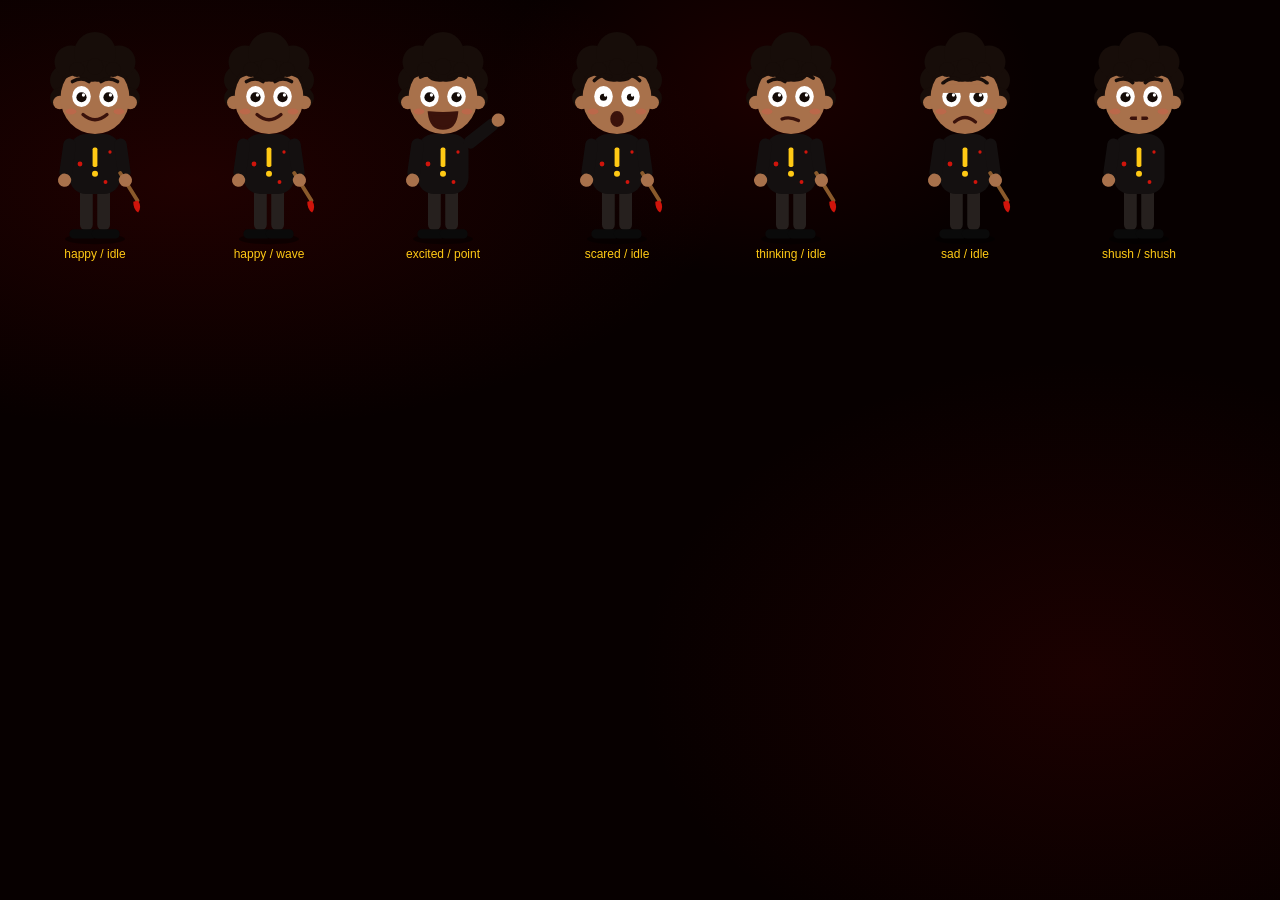
<file: tools/dani-preview.html>
<!doctype html>
<html lang="en"><head><meta charset="utf-8"><title>Dani preview</title>
<link rel="stylesheet" href="../assets/css/main.css">
<style>
  body { background: #2a0606; padding: 20px; overflow: auto; }
  .row { display: flex; flex-wrap: wrap; gap: 24px; }
  .cell { text-align: center; color: #ffc914; font-family: sans-serif; font-size: 12px; }
  .cell .dani { position: static; transform: none; width: 150px; transition: none; }
</style></head>
<body>
<!-- Dev-only preview of Dani's moods and poses: open via the local server at /tools/dani-preview.html -->
<div class="row" id="row"></div>
<script>
  fetch('../index.html').then(r => r.text()).then(html => {
    const doc = new DOMParser().parseFromString(html, 'text/html');
    const svg = doc.querySelector('#daniSvg').outerHTML.replace(/id="daniSvg"/, '').replace(/href="assets\//g, 'href="../assets/');
    const combos = [['happy','idle'],['happy','wave'],['excited','point'],['scared','idle'],['thinking','idle'],['sad','idle'],['shush','shush']];
    const cell = (m, p, cls, label) =>
      `<div class="cell"><div class="dani ${cls}" data-mood="${m}" data-pose="${p}"><div class="dani__btn">${svg}</div></div>${label} ${m} / ${p}</div>`;
    document.getElementById('row').innerHTML = combos.map(([m, p]) => cell(m, p, '', '')).join('');
  });
</script>
</body></html>
</file>
<file: assets/css/main.css>
/* =====================================================================
   ARTIST — film site stylesheet
   Palette, type and motifs are taken from the pitch deck
   (see docs/01-deck-analysis.md §2).
   ===================================================================== */

:root {
  /* Deck palette */
  --blood: #7a0504;
  --blood-hi: #9a0d08;
  --blood-deep: #580000;
  --ink: #070000;
  --ink-2: #120202;
  --gold: #ffc914;
  --gold-dim: #d9a90c;
  --white: #ffffff;
  --paper: #f6f3f1;
  --paper-ink: #111111;

  /* Type */
  --f-display: "Bebas Neue", "Oswald", Impact, "Arial Narrow", sans-serif;
  --f-body: "Oswald", "Bebas Neue", "Arial Narrow", sans-serif;
  --f-hand: "Caveat", "Segoe Print", cursive;
  --f-plain: Arial, Helvetica, sans-serif;

  /* Frame thickness (the deck's brushed red border) */
  --frame-x: clamp(10px, 3.2vw, 56px);
  --frame-top: clamp(10px, 4.5vh, 48px);
  --frame-bottom: clamp(14px, 6vh, 70px);

  --gutter: max(calc(var(--frame-x) + 16px), 24px);
  --maxw: 1180px;
  --ease: cubic-bezier(.2, .7, .1, 1);
  --ease-in-out: cubic-bezier(.7, 0, .2, 1);
}

*, *::before, *::after { box-sizing: border-box; }
[hidden] { display: none !important; }
html { -webkit-text-size-adjust: 100%; scroll-behavior: smooth; scroll-padding-top: 64px; }
html.reduce-motion { scroll-behavior: auto; }
body {
  margin: 0;
  background: var(--ink);
  color: var(--gold);
  font-family: var(--f-body);
  font-weight: 300;
  font-size: clamp(1rem, .55vw + .85rem, 1.2rem);
  line-height: 1.6;
  overflow-x: hidden;
  -webkit-font-smoothing: antialiased;
  text-rendering: optimizeLegibility;
}
/* Stains and glow inside the black window, like the deck's textured backgrounds */
body::before {
  content: ""; position: fixed; inset: 0; z-index: -1; pointer-events: none;
  background:
    radial-gradient(60vw 40vh at 15% 20%, rgba(122, 5, 4, .22), transparent 70%),
    radial-gradient(50vw 50vh at 85% 75%, rgba(122, 5, 4, .18), transparent 70%),
    radial-gradient(30vw 30vh at 60% 10%, rgba(90, 0, 0, .25), transparent 70%),
    var(--ink);
}
img { max-width: 100%; height: auto; display: block; }
button { font: inherit; color: inherit; }
a { color: var(--gold); }
em { font-style: normal; }
::selection { background: var(--gold); color: var(--ink); }

:focus-visible { outline: 2px solid var(--gold); outline-offset: 3px; }
.is-light :focus-visible { outline-color: var(--blood); }

.sr-only {
  position: absolute !important; width: 1px; height: 1px; padding: 0; margin: -1px;
  overflow: hidden; clip: rect(0 0 0 0); white-space: nowrap; border: 0;
}
.skip-link {
  position: fixed; left: 12px; top: -60px; z-index: 300; padding: 10px 16px;
  background: var(--gold); color: var(--ink); font-family: var(--f-display); font-size: 1.2rem;
  letter-spacing: .05em; text-decoration: none; transition: top .2s;
}
.skip-link:focus { top: 12px; }
.defs { position: absolute; width: 0; height: 0; }

/* ---------------------------------------------------------------- type */
.caps { text-transform: uppercase; }
.h-display, .h-section, .h-sub {
  font-family: var(--f-display); font-weight: 400; color: var(--gold);
  line-height: .92; letter-spacing: .01em; margin: 0 0 .5em;
  text-transform: uppercase;
}
.h-display { font-size: clamp(5rem, 22vw, 17rem); text-align: center; }
.h-section {
  font-size: clamp(3rem, 7.5vw, 6.4rem);
  display: inline-block; position: relative; padding-bottom: .12em;
}
/* the deck's thin gold rule under each heading */
.h-section::after, .h-display::after {
  content: ""; position: absolute; left: 0; right: 0; bottom: -.08em; height: 3px;
  background: var(--gold); transform-origin: left; transform: scaleX(var(--rule, 1));
  transition: transform 1.1s var(--ease) .25s;
}
.h-display { position: relative; display: block; width: fit-content; margin-inline: auto; }
.h-sub { font-size: clamp(2rem, 4vw, 3.2rem); }
.h-grunge { filter: url(#grunge); }
html.lite .h-grunge { filter: none; }
.center { text-align: center; }
.h-section.center { display: block; width: fit-content; margin-inline: auto; }

.lead {
  font-family: var(--f-display); font-size: clamp(1.35rem, 1.5vw + .9rem, 2.05rem);
  line-height: 1.22; letter-spacing: .015em; margin: 0 0 1em; color: var(--gold);
}
.body { margin: 0 0 1.15em; max-width: 62ch; color: #f2d98a; }
.sub { font-family: var(--f-display); font-size: clamp(1.2rem, 1.2vw + .8rem, 1.7rem); letter-spacing: .04em; margin: -.2em 0 2em; }
/* the deck's emphasis device: larger, white */
.lead em, .sub em, .truthcard em { color: var(--white); font-size: 1.12em; }
em.hl { color: var(--white); font-weight: 400; }
.red-word { color: #ff3b2f !important; text-shadow: 0 0 18px rgba(255, 40, 30, .45); }
.white-word { color: #fff !important; text-shadow: 0 0 18px rgba(255, 255, 255, .5); }

.pull { margin: 1.6em 0; padding: 0 0 0 .9em; border-left: 3px solid var(--gold); }
.pull p {
  font-family: var(--f-display); text-transform: uppercase; color: var(--white);
  font-size: clamp(1.7rem, 2.6vw + 1rem, 3.1rem); line-height: 1.05; margin: 0;
}
.pull--center { border: 0; padding: 0; text-align: center; max-width: 30ch; margin: 1.6em auto 0; }
.pull--center p { font-size: clamp(1.5rem, 2vw + 1rem, 2.6rem); }

.btn {
  display: inline-flex; align-items: center; gap: .5em; cursor: pointer;
  font-family: var(--f-display); font-size: 1.35rem; letter-spacing: .08em; text-transform: uppercase;
  padding: .6em 1.3em .5em; border: 2px solid var(--gold); text-decoration: none;
  transition: background .25s, color .25s, transform .25s var(--ease);
}
.btn--gold { background: var(--gold); color: var(--ink); }
.btn--gold:hover { background: var(--white); border-color: var(--white); transform: translateY(-2px); }
.btn--ghost { background: transparent; color: var(--gold); }
.btn--ghost:hover { background: var(--gold); color: var(--ink); }
.link-btn {
  background: none; border: 0; padding: .3em 0; cursor: pointer; color: var(--gold);
  font-family: var(--f-display); font-size: 1.2rem; letter-spacing: .08em; text-transform: uppercase;
  text-decoration: none; border-bottom: 1px solid rgba(255, 201, 20, .4);
}
.link-btn:hover { color: var(--white); border-color: var(--white); }

/* ---------------------------------------------------------------- layout */
.wrap { width: min(100% - 2 * var(--gutter), var(--maxw)); margin-inline: auto; position: relative; }
.wrap--narrow { width: min(100% - 2 * var(--gutter), 900px); }
.scene {
  position: relative;
  padding: clamp(96px, 16vh, 180px) 0 clamp(110px, 18vh, 200px);
}

/* ---------------------------------------------------------------- frame */
.frame { position: fixed; inset: 0; z-index: 60; pointer-events: none; }
.frame__svg { position: absolute; inset: 0; width: 100%; height: 100%; display: block; }
.frame__red { fill: var(--blood); }
.frame__veins path { fill: none; stroke: #b0130c; stroke-width: 1.1; opacity: .75; }
.frame__trees {
  position: absolute; left: 0; right: 0; bottom: 0; width: 100%; height: clamp(60px, 13vh, 150px);
  opacity: .9;
}
.frame__trees path { fill: none; stroke-linecap: round; }
.frame__trees .t-red { stroke: #8f0d08; }
.frame__trees .t-dark { stroke: #1a0000; }
html.touch .frame__trees { height: clamp(44px, 8vh, 80px); opacity: .7; }

.grain {
  position: fixed; inset: -50%; z-index: 59; pointer-events: none; opacity: .09;
  background-image: url("data:image/svg+xml,%3Csvg xmlns='http://www.w3.org/2000/svg' width='160' height='160'%3E%3Cfilter id='n'%3E%3CfeTurbulence type='fractalNoise' baseFrequency='.9' numOctaves='2' stitchTiles='stitch'/%3E%3C/filter%3E%3Crect width='100%25' height='100%25' filter='url(%23n)'/%3E%3C/svg%3E");
  animation: grain 1s steps(6) infinite;
}
@keyframes grain {
  0% { transform: translate(0, 0); } 20% { transform: translate(-3%, 2%); } 40% { transform: translate(2%, -3%); }
  60% { transform: translate(-2%, -1%); } 80% { transform: translate(3%, 3%); } 100% { transform: translate(0, 0); }
}
html.reduce-motion .grain, html.lite .grain { animation: none; }

/* ---------------------------------------------------------------- top bar */
.topbar {
  position: fixed; z-index: 80; top: 0; left: 0; right: 0;
  display: flex; align-items: center; justify-content: space-between; gap: 12px;
  padding: calc(var(--frame-top) * .35 + 6px) calc(var(--frame-x) + 10px) 8px;
  transition: transform .45s var(--ease), opacity .45s;
}
.topbar.is-hidden { transform: translateY(-120%); opacity: 0; }
.topbar__logo { width: clamp(84px, 9vw, 130px); opacity: 0; transition: opacity .4s; }
.topbar.show-logo .topbar__logo { opacity: 1; }
.topbar__nav { display: flex; gap: 6px; flex-wrap: wrap; justify-content: flex-end; }
.tb-btn {
  background: rgba(7, 0, 0, .78); border: 1px solid rgba(255, 201, 20, .35); color: var(--gold);
  font-family: var(--f-display); font-size: 1.02rem; letter-spacing: .09em; text-transform: uppercase;
  padding: .42em .8em .3em; cursor: pointer; backdrop-filter: blur(6px); -webkit-backdrop-filter: blur(6px);
  transition: background .2s, color .2s;
}
.tb-btn:hover { background: var(--gold); color: var(--ink); }
.tb-btn--toggle[aria-pressed="false"] { opacity: .55; text-decoration: line-through; }
@media (max-width: 560px) {
  .tb-btn { font-size: .9rem; padding: .38em .55em .26em; }
  .tb-btn[data-open-deck] { display: none; }
}
.progress { position: fixed; z-index: 81; left: 0; right: 0; top: 0; height: 3px; pointer-events: none; }
.progress span { display: block; height: 100%; background: var(--gold); transform-origin: left; transform: scaleX(0); }

/* ---------------------------------------------------------------- dialogs */
dialog { border: 0; padding: 0; color: var(--gold); background: transparent; max-width: none; max-height: none; }
dialog::backdrop { background: rgba(5, 0, 0, .9); backdrop-filter: blur(4px); }
.dialog-close {
  position: absolute; top: 10px; right: 12px; width: 48px; height: 48px; border-radius: 50%;
  background: var(--ink); border: 1px solid var(--gold); color: var(--gold); font-size: 1.8rem; line-height: 1; cursor: pointer;
}
.dialog-close:hover { background: var(--gold); color: var(--ink); }

.chapters { width: min(560px, 92vw); }
.chapters__inner { position: relative; background: var(--ink-2); border: 1px solid rgba(255, 201, 20, .3); padding: 28px 28px 22px; }
.chapters h2 { font-family: var(--f-display); font-weight: 400; font-size: 3rem; margin: 0 0 .3em; }
.chapters__list { list-style: none; margin: 0; padding: 0; counter-reset: ch; columns: 2; column-gap: 24px; }
.chapters__list li { counter-increment: ch; break-inside: avoid; }
.chapters__list a {
  display: flex; gap: .6em; padding: .35em 0; text-decoration: none; font-family: var(--f-display);
  font-size: 1.4rem; letter-spacing: .04em; text-transform: uppercase; color: var(--gold);
}
.chapters__list a::before { content: counter(ch, decimal-leading-zero); color: rgba(255, 201, 20, .45); font-size: .8em; padding-top: .2em; }
.chapters__list a:hover, .chapters__list a[aria-current="true"] { color: var(--white); }
@media (max-width: 480px) { .chapters__list { columns: 1; } }

/* ---------------------------------------------------------------- reveals */
html.js [data-reveal] { opacity: 0; transition: opacity 1s var(--ease), transform 1.1s var(--ease), clip-path 1.2s var(--ease); }
html.js [data-reveal="up"] { transform: translateY(40px); }
html.js [data-reveal="wipe"] { clip-path: inset(0 100% 0 0); opacity: 1; --rule: 0; }
html.js [data-reveal="stagger"] { opacity: 1; }
html.js [data-reveal="stagger"] > * { opacity: 0; transform: translateX(-24px); transition: opacity .7s var(--ease), transform .8s var(--ease); }
html.js [data-reveal="words"] { opacity: 1; }
html.js [data-reveal="words"] .w { display: inline-block; opacity: .12; transition: opacity .6s var(--ease), color .6s; }
html.js [data-reveal].is-in { opacity: 1; transform: none; clip-path: inset(0 -5% 0 0); --rule: 1; }
html.js [data-reveal="stagger"].is-in > * { opacity: 1; transform: none; }
html.js [data-reveal="words"].is-in .w { opacity: 1; }
html.reduce-motion [data-reveal], html.reduce-motion [data-reveal] > *, html.reduce-motion [data-reveal] .w {
  opacity: 1 !important; transform: none !important; clip-path: none !important; transition: none !important; --rule: 1 !important;
}

/* ---------------------------------------------------------------- theatre curtain (intro) */
/* --p goes 0 (closed) → 1 (open); set by main.js from wheel / touch / keys / the button */
html.curtain-on, html.curtain-on body { overflow: hidden; }
.theatre { position: fixed; inset: 0; z-index: 200; --p: 0; overflow: hidden; transition: opacity .8s var(--ease), visibility .8s; touch-action: none; }
html:not(.curtain-on) .theatre { display: none; }
.theatre.is-open { opacity: 0; visibility: hidden; pointer-events: none; }

/* light spilling through the gap as the curtains part */
.theatre__light {
  position: absolute; inset: 0; z-index: 1; pointer-events: none; opacity: var(--p);
  background: radial-gradient(40% 55% at 50% 45%, rgba(255, 201, 20, .22), transparent 70%);
}
.theatre__panel {
  position: absolute; top: 0; bottom: 0; width: 50.6%; z-index: 2;
  background:
    linear-gradient(to bottom, rgba(0, 0, 0, .65), transparent 22%, transparent 72%, rgba(0, 0, 0, .7)),
    repeating-linear-gradient(90deg, #2e0000 0, #6a0403 1.4%, #a8120b 3%, #c81b10 3.6%, #8a0906 5%, #2e0000 7%);
  will-change: transform;
  transition: transform .12s linear;
}
/* the heavy hem at the bottom */
.theatre__panel::after {
  content: ""; position: absolute; left: 0; right: 0; bottom: 0; height: 2.4%;
  background: linear-gradient(#5a0000, #2a0000); box-shadow: 0 -2px 0 rgba(255, 201, 20, .35);
}
/* curtains gather (folds compress) toward the sides and lift slightly as they open */
.theatre__panel--l {
  left: 0; transform-origin: 0 0;
  transform: scaleX(calc(1 - var(--p) * .9)) skewX(calc(var(--p) * 3deg));
  box-shadow: inset -30px 0 40px -10px rgba(0, 0, 0, .65);
}
.theatre__panel--r {
  right: 0; transform-origin: 100% 0;
  transform: scaleX(calc(1 - var(--p) * .9)) skewX(calc(var(--p) * -3deg));
  box-shadow: inset 30px 0 40px -10px rgba(0, 0, 0, .65);
}
.theatre:not(.is-touched) .theatre__panel { animation: sway 6s ease-in-out infinite; }
.theatre:not(.is-touched) .theatre__panel--r { animation-delay: -3s; }
@keyframes sway { 50% { filter: brightness(1.08); } }

.theatre__valance {
  position: absolute; top: 0; left: 0; right: 0; height: clamp(64px, 13vh, 130px); z-index: 3;
  background:
    linear-gradient(to bottom, rgba(0, 0, 0, .55), transparent 60%),
    repeating-linear-gradient(90deg, #4a0000 0, #9a0d08 2.2%, #c0170e 3%, #6a0403 4.4%);
  box-shadow: 0 12px 30px rgba(0, 0, 0, .65);
  transform: translateY(calc(var(--p) * -110%)); transition: transform .12s linear;
}
/* gold fringe */
.theatre__valance::before {
  content: ""; position: absolute; left: 0; right: 0; bottom: 0; height: 4px; background: var(--gold-dim);
}
.theatre__valance::after {
  content: ""; position: absolute; left: 0; right: 0; bottom: -16px; height: 16px;
  background: radial-gradient(circle at 50% 0, var(--gold-dim) 0 6px, transparent 7px) repeat-x;
  background-size: 22px 16px;
}
.theatre__floor {
  position: absolute; left: 0; right: 0; bottom: 0; height: clamp(28px, 5vh, 54px); z-index: 3;
  background: linear-gradient(#1a0d07, #070302); border-top: 2px solid rgba(255, 201, 20, .45);
  opacity: calc(1 - var(--p)); box-shadow: 0 -20px 40px rgba(0, 0, 0, .6);
}
.theatre__ui {
  position: absolute; inset: 0; z-index: 4; display: grid; place-items: center; align-content: center; gap: 18px;
  padding: 0 24px; text-align: center; opacity: calc(1 - var(--p) * 2.6);
  transform: translateY(calc(var(--p) * -40px));
}
.theatre__logo { width: min(68vw, 460px); filter: drop-shadow(0 10px 30px rgba(0, 0, 0, .85)); }
.theatre__hint {
  margin: 4px 0 0; font-family: var(--f-display); text-transform: uppercase; letter-spacing: .32em; padding-left: .32em;
  font-size: clamp(1rem, 1.4vw, 1.3rem); color: #fff; text-shadow: 0 2px 10px rgba(0, 0, 0, .9);
}
.theatre__btn { box-shadow: 0 10px 30px rgba(0, 0, 0, .6); }
.theatre__arrow {
  width: 18px; height: 18px; border-right: 2px solid var(--gold); border-bottom: 2px solid var(--gold);
  transform: rotate(45deg); animation: nudge 1.6s ease-in-out infinite; margin-top: 6px;
}
@keyframes nudge { 50% { transform: translateY(8px) rotate(45deg); } }
html.reduce-motion .theatre__panel, html.reduce-motion .theatre__valance { transition: none; }

/* ---------------------------------------------------------------- 1. opening */
.scene--opening {
  min-height: 100svh; display: grid; place-items: center; overflow: hidden;
  padding: calc(var(--frame-top) + 64px) 0 calc(var(--frame-bottom) + 96px);
}
@media (max-height: 640px) { .scene--opening { padding-bottom: calc(var(--frame-bottom) + 40px); } }
.embers { position: absolute; inset: 0; width: 100%; height: 100%; }
.opening__glow {
  position: absolute; inset: 0; pointer-events: none;
  background: radial-gradient(48vw 30vh at 50% 52%, rgba(160, 14, 8, .5), transparent 70%);
  animation: breathe 7s ease-in-out infinite;
}
@keyframes breathe { 50% { opacity: .55; transform: scale(1.06); } }
html.reduce-motion .opening__glow { animation: none; }
.opening__inner { position: relative; text-align: center; padding: 0 var(--gutter); width: 100%; }
.opening__kicker { font-family: var(--f-display); letter-spacing: .4em; font-size: clamp(.85rem, 1vw, 1.05rem); margin: 0 0 1.4em; color: rgba(255, 201, 20, .7); text-transform: uppercase; }
.opening__title { margin: 0 auto; width: min(86vw, 980px); }
.opening__logo { width: 100%; filter: drop-shadow(0 8px 30px rgba(0, 0, 0, .8)); }

/* Opening sequence — starts when main.js adds .is-playing (right after the curtain opens):
   1 The Noche Visuals Production → 2 ARTIST (+ Tamil film) → 3 A film by Dani · An independent feature film → 4 Scroll */
html.js .scene--opening [data-beat] { opacity: 0; }
html.js .scene--opening .opening__logo { clip-path: inset(0 100% 0 0); }
.scene--opening.is-playing [data-beat] { animation: beat-in 1.1s var(--ease) forwards; }
.scene--opening.is-playing [data-beat="1"]  { animation-delay: .25s; letter-spacing: .4em; animation-name: beat-track; }
.scene--opening.is-playing .opening__logo   { animation: slash 1.4s var(--ease) 1.5s forwards; }
.scene--opening.is-playing [data-beat="2b"] { animation-delay: 2.7s; }
.scene--opening.is-playing [data-beat="3"]  { animation-delay: 3.5s; }
.scene--opening.is-playing [data-beat="3b"] { animation-delay: 3.95s; }
.scene--opening.is-playing [data-beat="4"]  { animation-delay: 4.9s; }
@keyframes beat-in { from { opacity: 0; transform: translateY(18px); filter: blur(4px); } to { opacity: 1; transform: none; filter: none; } }
@keyframes beat-track { from { opacity: 0; letter-spacing: .9em; filter: blur(6px); } to { opacity: 1; letter-spacing: .4em; filter: none; } }
html.reduce-motion .scene--opening [data-beat], html.reduce-motion .scene--opening .opening__logo { opacity: 1 !important; clip-path: none !important; animation: none !important; filter: none !important; }
@keyframes slash {
  0% { clip-path: inset(0 100% 0 0); transform: translateX(-2%) skewX(-6deg); }
  70% { transform: translateX(.4%) skewX(1deg); }
  100% { clip-path: inset(0 -2% 0 0); transform: none; }
}
.opening__deck {
  font-family: var(--f-body); font-weight: 600; text-transform: uppercase; letter-spacing: .3em;
  font-size: clamp(1.5rem, 3.4vw, 3rem); margin: .25em 0 0; padding-left: .3em; line-height: 1.1;
}
.opening__lang, .opening__paren { font-family: var(--f-body); font-weight: 600; letter-spacing: .28em; text-transform: uppercase; font-size: clamp(.85rem, 1.2vw, 1.1rem); margin: 1.4em 0 0; }
.opening__paren { margin-top: .9em; }
.opening__credit { margin: 2.2em 0 0; font-size: clamp(.95rem, 1.1vw, 1.15rem); color: rgba(255, 201, 20, .8); letter-spacing: .06em; }
.opening__credit strong { color: var(--white); font-weight: 400; }
.scroll-cue {
  margin: clamp(28px, 6vh, 64px) auto 0; width: fit-content;
  display: grid; justify-items: center; gap: 8px; text-decoration: none; font-family: var(--f-display);
  letter-spacing: .3em; font-size: .95rem; padding-left: .3em;
}
.scroll-cue i { width: 1px; height: 46px; background: linear-gradient(var(--gold), transparent); animation: drip 2s var(--ease) infinite; transform-origin: top; }
@keyframes drip { 0% { transform: scaleY(0); } 60% { transform: scaleY(1); } 100% { transform: scaleY(1); opacity: 0; } }

/* ---------------------------------------------------------------- 2. intro */
.scene--intro .lead { text-align: center; }
.intrigue { color: var(--gold); }
.scene--intro .h-section { display: block; width: fit-content; margin-inline: auto; }
.scene--intro .pull { border: 0; text-align: center; padding: 0; }

/* ---------------------------------------------------------------- 3. logline (scroll-driven tear) */
.scene--logline { height: 260vh; padding: 0; }
.logline__sticky {
  position: sticky; top: 0; height: 100svh; display: grid; place-items: center; overflow: hidden;
  padding: calc(var(--frame-top) + 40px) var(--gutter) calc(var(--frame-bottom) + 30px);
}
.logline__label { position: absolute; top: calc(var(--frame-top) + 56px); left: 50%; transform: translateX(-50%); font-size: clamp(2.4rem, 5vw, 4.4rem); }
.logline__stage { position: relative; width: min(92vw, 760px); aspect-ratio: 4 / 5; max-height: 72svh; margin-top: 40px; }
.truthcard {
  position: absolute; inset: 6% 0; display: grid; place-items: center; text-align: center;
  opacity: clamp(0, calc((var(--p, 0) - .38) * 4), 1);
  transform: scale(calc(.94 + .06 * clamp(0, calc((var(--p, 0) - .38) * 3), 1)));
}
.truthcard__text { font-family: var(--f-display); font-size: clamp(1.45rem, 2.1vw + .9rem, 2.6rem); line-height: 1.15; margin: 0; }
.flyer {
  position: absolute; inset: 0; display: grid; place-items: center;
  --t: clamp(0, calc((var(--p, 0) - .3) * 2.2), 1);
}
.flyer__paper {
  width: min(100%, 520px); height: 100%; background: #efe8dc; color: #121212; padding: 6% 7%;
  display: flex; flex-direction: column; gap: 3%; box-shadow: 0 30px 80px rgba(0, 0, 0, .7);
  background-image: radial-gradient(circle at 20% 15%, rgba(120, 90, 40, .12), transparent 40%), radial-gradient(circle at 80% 85%, rgba(90, 40, 20, .14), transparent 45%);
  transform: rotate(-2deg);
}
.flyer__head { margin: 0; font-family: var(--f-display); font-size: clamp(3.2rem, 11vw, 6.5rem); line-height: .85; text-align: center; color: #121212; letter-spacing: .04em; }
.flyer__photo { width: 100%; flex: 1; min-height: 0; object-fit: cover; filter: grayscale(1) contrast(1.15); }
.flyer__text { margin: 0; font-family: var(--f-display); font-size: clamp(1.15rem, 2.4vw, 1.75rem); line-height: 1.1; text-align: center; text-transform: uppercase; }
.flyer__text strong { color: var(--blood); font-weight: 400; }
.flyer__foot { margin: 0; text-align: center; font-family: var(--f-hand); font-size: 1.4rem; }
/* torn halves: jagged clip paths */
.flyer--l { clip-path: polygon(0 0, 52% 0, 47% 9%, 54% 18%, 46% 29%, 53% 41%, 47% 52%, 55% 63%, 48% 74%, 53% 86%, 49% 100%, 0 100%);
  transform: translateX(calc(var(--t) * -62%)) rotate(calc(var(--t) * -14deg)); opacity: calc(1 - var(--t) * .9); }
.flyer--r { clip-path: polygon(52% 0, 100% 0, 100% 100%, 49% 100%, 53% 86%, 48% 74%, 55% 63%, 47% 52%, 53% 41%, 46% 29%, 54% 18%, 47% 9%);
  transform: translateX(calc(var(--t) * 62%)) rotate(calc(var(--t) * 12deg)); opacity: calc(1 - var(--t) * .9); }
html.reduce-motion .scene--logline { height: auto; padding: 120px 0; }
html.reduce-motion .logline__sticky { position: static; height: auto; display: block; }
html.reduce-motion .logline__label { position: static; transform: none; display: block; width: fit-content; margin: 0 auto 30px; }
html.reduce-motion .logline__stage { aspect-ratio: auto; max-height: none; display: grid; gap: 40px; margin: 0 auto; }
html.reduce-motion .flyer, html.reduce-motion .truthcard { position: relative; inset: auto; opacity: 1; transform: none; clip-path: none; }
html.reduce-motion .flyer--r { display: none; }
html.reduce-motion .flyer--l { order: -1; }
html.reduce-motion .flyer__paper { height: auto; transform: none; margin-inline: auto; }

/* ---------------------------------------------------------------- 4. story */
.story { display: grid; grid-template-columns: 1.25fr .75fr; gap: clamp(28px, 5vw, 80px); align-items: start; }
.story__side { position: sticky; top: 14vh; display: grid; gap: 28px; }
.story__horse { margin: 0; overflow: hidden; mask-image: radial-gradient(75% 70% at 50% 50%, #000 55%, transparent 100%); -webkit-mask-image: radial-gradient(75% 70% at 50% 50%, #000 55%, transparent 100%); }
.story__horse img { width: 100%; aspect-ratio: 4 / 5; object-fit: cover; }
.tally { border-top: 1px solid rgba(255, 201, 20, .3); padding-top: 14px; }
.tally__count { margin: 0; font-family: var(--f-display); font-size: clamp(4rem, 8vw, 7rem); line-height: .85; color: var(--white); }
.tally__count small { font-size: .32em; color: var(--gold); margin-left: .2em; }
.tally__label { margin: 0 0 10px; font-family: var(--f-display); letter-spacing: .2em; font-size: 1.2rem; text-transform: uppercase; }
.tally__marks { width: 100%; height: auto; }
.tally__marks line { stroke: var(--gold); stroke-width: 3; stroke-linecap: round; stroke-dasharray: 1; stroke-dashoffset: 1; transition: stroke-dashoffset .35s var(--ease); }
.tally__marks line.on { stroke-dashoffset: 0; }
.tally__marks line.x { stroke: #ff3b2f; }
@media (max-width: 860px) {
  .story { grid-template-columns: 1fr; }
  .story__side { position: relative; top: 0; grid-template-columns: 1fr 1fr; align-items: end; order: -1; }
}
@media (max-width: 520px) { .story__side { grid-template-columns: 1fr; } .story__horse img { aspect-ratio: 16 / 10; } }

/* ---------------------------------------------------------------- 5. genre & tone */
.genre { display: grid; grid-template-columns: .9fr 1.1fr; gap: clamp(24px, 5vw, 70px); align-items: center; margin-bottom: clamp(80px, 14vh, 160px); }
.genre__img { margin: 0; mask-image: radial-gradient(80% 80% at 50% 50%, #000 50%, transparent 100%); -webkit-mask-image: radial-gradient(80% 80% at 50% 50%, #000 50%, transparent 100%); }
.genre__img img { width: 100%; }
.tone { display: grid; grid-template-columns: .8fr 1.2fr; gap: clamp(24px, 5vw, 70px); align-items: center; position: relative; }
.tone__boat { position: absolute; z-index: -1; left: -6%; bottom: -26%; width: 44%; margin: 0; opacity: .5; mask-image: radial-gradient(closest-side, #000, transparent); -webkit-mask-image: radial-gradient(closest-side, #000, transparent); }
@media (max-width: 860px) { .genre, .tone { grid-template-columns: 1fr; } .tone__boat { display: none; } }

.split { position: relative; aspect-ratio: 1021 / 545; overflow: hidden; touch-action: pan-y; user-select: none; box-shadow: 0 30px 80px rgba(0, 0, 0, .6); }
.split__img { position: absolute; inset: 0; width: 100%; height: 100%; object-fit: cover; }
.split__img--white { clip-path: inset(0 0 0 var(--split)); }
.split__tag { position: absolute; top: 12px; font-family: var(--f-display); font-size: clamp(1.6rem, 3vw, 2.6rem); letter-spacing: .12em; line-height: 1; padding: .15em .4em 0; pointer-events: none; }
.split__tag--red { left: 12px; color: #fff; background: var(--blood); }
.split__tag--white { right: 12px; color: var(--blood); background: #fff; }
.split__handle { position: absolute; top: 0; bottom: 0; left: var(--split); width: 0; pointer-events: none; }
.split__handle::before { content: ""; position: absolute; top: 0; bottom: 0; left: -1.5px; width: 3px; background: var(--gold); box-shadow: 0 0 20px rgba(255, 201, 20, .6); }
.split__handle i {
  position: absolute; top: 50%; left: 0; width: 54px; height: 54px; transform: translate(-50%, -50%);
  border-radius: 50%; background: var(--gold); box-shadow: 0 6px 20px rgba(0, 0, 0, .6);
}
.split__handle i::before, .split__handle i::after { content: ""; position: absolute; top: 50%; width: 0; height: 0; border: 7px solid transparent; transform: translateY(-50%); }
.split__handle i::before { left: 7px; border-right-color: var(--ink); }
.split__handle i::after { right: 7px; border-left-color: var(--ink); }
.split__range { position: absolute; inset: 0; width: 100%; height: 100%; opacity: 0; cursor: ew-resize; margin: 0; }
.split:focus-within .split__handle i { outline: 3px solid #fff; outline-offset: 3px; }

/* ---------------------------------------------------------------- 6. structure (white scene) */
.scene--structure {
  color: var(--paper-ink); font-family: var(--f-plain); font-weight: 400;
  background: var(--paper);
  background-image: radial-gradient(120% 100% at 50% 50%, transparent 55%, rgba(122, 5, 4, .25) 100%);
}
.structure__title { text-align: center; margin: 0 0 70px; }
.structure__title span {
  display: inline-block; border: 2px solid #111; padding: .25em .7em .2em; font-family: var(--f-plain); font-weight: 700;
  font-size: clamp(1.4rem, 3vw, 2.3rem); letter-spacing: .01em; text-transform: uppercase; color: #111;
}
.timeline { list-style: none; margin: 0; padding: 0; display: grid; grid-template-columns: repeat(4, 1fr) 0; position: relative; z-index: 1; }
.timeline__node { position: relative; height: 120px; }
.timeline__node::before { content: ""; position: absolute; left: 0; top: 50%; width: 3px; height: 26px; transform: translate(-50%, -50%); background: #111; }
.timeline__node--act::before { height: 18px; }
.timeline__top, .timeline__bottom {
  position: absolute; left: 0; transform: translateX(-50%); white-space: nowrap; text-align: center;
  font-weight: 700; font-size: clamp(.68rem, 1.05vw, .95rem); text-transform: uppercase; letter-spacing: .02em;
  opacity: .25; transition: opacity .5s, color .5s;
}
.timeline__top { bottom: calc(50% + 22px); }
.timeline__bottom { top: calc(50% + 22px); font-weight: 600; }
.timeline__node.is-on .timeline__top, .timeline__node.is-on .timeline__bottom { opacity: 1; }
.timeline__node.is-on::before { background: var(--blood); }
.timeline__line { position: relative; height: 3px; background: rgba(17, 17, 17, .15); margin-top: -61.5px; margin-bottom: 58.5px; }
.timeline__line span { position: absolute; inset: 0; background: #111; transform-origin: left; transform: scaleX(var(--p, 0)); }
html.reduce-motion .timeline__line span { transform: none; }
html.reduce-motion .timeline__top, html.reduce-motion .timeline__bottom { opacity: 1; }
.acts { display: grid; grid-template-columns: repeat(3, 1fr); gap: clamp(20px, 3vw, 44px); margin-top: 70px; }
.act h3 { font-family: var(--f-plain); font-weight: 700; text-transform: uppercase; font-size: 1.1rem; margin: 0 0 .6em; color: #111; }
.act__num { display: block; font-family: var(--f-display); font-weight: 400; color: var(--blood); font-size: clamp(3rem, 5vw, 4.4rem); line-height: .9; }
.act__summary { font-weight: 700; color: var(--blood); }
.act p { font-size: .98rem; line-height: 1.65; margin: 0 0 1em; color: #222; }
@media (max-width: 860px) {
  .acts { grid-template-columns: 1fr; }
  .timeline__top, .timeline__bottom { font-size: .58rem; letter-spacing: 0; }
}
@media (max-width: 520px) {
  .timeline { grid-template-columns: 1fr; padding-left: 26px; }
  .timeline__node { height: 64px; }
  .timeline__node::before { left: -24px; width: 18px; height: 3px; transform: translateY(-50%); }
  .timeline__top, .timeline__bottom { position: static; transform: none; display: block; text-align: left; white-space: normal; font-size: .8rem; opacity: 1; }
  .timeline__line { position: absolute; top: 0; left: calc(var(--gutter) - 2px + 14px); height: auto; width: 3px; margin: 0; }
  .timeline__line { display: none; }
  .timeline::before { content: ""; position: absolute; left: 0; top: 0; bottom: 0; width: 3px; background: #111; }
}

/* ---------------------------------------------------------------- 7. world (colour lens) */
.world { display: grid; grid-template-columns: 1fr 1.1fr; gap: clamp(24px, 5vw, 70px); align-items: center; }
.lens {
  position: relative; aspect-ratio: 1021 / 545; overflow: hidden; cursor: none; touch-action: pan-y;
  --x: 50%; --y: 50%; --r: clamp(70px, 14vw, 170px);
  box-shadow: 0 30px 90px rgba(0, 0, 0, .7);
}
html.touch .lens { cursor: auto; }
.lens img { position: absolute; inset: 0; width: 100%; height: 100%; object-fit: cover; }
.lens__base { filter: grayscale(1) sepia(1) hue-rotate(-40deg) saturate(5) brightness(.42) contrast(1.2); }
.lens__colour {
  -webkit-mask-image: radial-gradient(circle var(--r) at var(--x) var(--y), #000 62%, transparent 100%);
  mask-image: radial-gradient(circle var(--r) at var(--x) var(--y), #000 62%, transparent 100%);
}
.lens::after {
  content: ""; position: absolute; left: var(--x); top: var(--y); width: calc(var(--r) * 2); height: calc(var(--r) * 2);
  transform: translate(-50%, -50%); border-radius: 50%; border: 1px dashed rgba(255, 201, 20, .55); pointer-events: none;
}
.lens__thumbs { position: absolute; right: 10px; bottom: 10px; display: flex; gap: 6px; z-index: 2; }
.lens__thumbs button {
  width: 34px; height: 34px; border-radius: 50%; border: 1px solid var(--gold); background: rgba(7, 0, 0, .7);
  color: var(--gold); font-family: var(--f-display); font-size: 1rem; cursor: pointer;
}
.lens__thumbs button.is-on, .lens__thumbs button:hover { background: var(--gold); color: var(--ink); }
@media (max-width: 860px) { .world { grid-template-columns: 1fr; } .lens { order: -1; } }

/* ---------------------------------------------------------------- 8. characters */
.people { list-style: none; margin: 0; padding: 0; display: grid; grid-template-columns: repeat(4, 1fr); gap: 2px; background: rgba(255, 201, 20, .18); }
.person { background: var(--ink); padding: 28px 22px 30px; transition: background .4s; }
.person:hover { background: #1a0201; }
.person__glyph { width: 52px; height: 52px; fill: none; stroke: var(--gold); stroke-width: 2.4; stroke-linecap: round; stroke-linejoin: round; margin-bottom: 18px; }
.person h3 { font-family: var(--f-display); font-weight: 400; font-size: 2rem; margin: 0 0 .3em; color: var(--white); line-height: 1; }
.person p { margin: 0; font-size: .98rem; color: #f2d98a; }
@media (max-width: 980px) { .people { grid-template-columns: 1fr 1fr; } }
@media (max-width: 520px) { .people { grid-template-columns: 1fr; } }

/* ---------------------------------------------------------------- 9. frames (pinned film strip) */
.scene--frames { padding: 0; }
.frames__sticky { position: sticky; top: 0; min-height: 100svh; display: flex; flex-direction: column; justify-content: center; overflow: hidden; padding: calc(var(--frame-top) + 60px) 0 calc(var(--frame-bottom) + 40px); }
.frames__head { display: flex; justify-content: space-between; align-items: flex-end; gap: 20px; flex-wrap: wrap; }
.frames__head .sub { margin: 0 0 .9em; }
.strip { position: relative; margin-top: 18px; }
.strip__track { display: flex; gap: clamp(14px, 2vw, 28px); padding: 26px var(--gutter); will-change: transform; width: max-content; }
.reel {
  --sw: clamp(220px, min(22vw, 34vh * 1.87), 400px);
  display: grid; grid-template-columns: auto repeat(2, var(--sw)); grid-template-rows: auto auto;
  gap: clamp(8px, 1.2vw, 16px); align-items: start;
}
.reel .reel__label { grid-row: 1 / span 2; align-self: stretch; }
html.strip-native .reel { display: flex; }
.reel__label {
  writing-mode: vertical-rl; transform: rotate(180deg); font-family: var(--f-display); font-size: clamp(1.3rem, 2vw, 1.8rem);
  letter-spacing: .14em; text-transform: uppercase; color: var(--gold); border-left: 1px solid rgba(255, 201, 20, .35);
  padding-left: 10px; margin: 0; white-space: nowrap;
}
.reel__label small { color: rgba(255, 201, 20, .5); margin-top: .5em; }
.still { margin: 0; position: relative; width: var(--sw, 300px); }
.still button { display: block; padding: 0; border: 0; background: #000; cursor: zoom-in; width: 100%; position: relative; overflow: hidden; }
/* film perforations */
.still button::before, .still button::after {
  content: ""; position: absolute; left: 0; right: 0; height: 12px; z-index: 1; pointer-events: none;
  background: repeating-linear-gradient(90deg, transparent 0 10px, rgba(0, 0, 0, .85) 10px 16px, transparent 16px 26px);
  opacity: .0; transition: opacity .3s;
}
.still button::before { top: 0; } .still button::after { bottom: 0; }
.still button:hover::before, .still button:hover::after { opacity: .9; }
.still img { width: 100%; aspect-ratio: 1021 / 545; object-fit: cover; transition: transform .8s var(--ease), filter .6s; filter: saturate(.9); }
.still button:hover img, .still button:focus-visible img { transform: scale(1.05); filter: saturate(1.1); }
.still figcaption { font-family: var(--f-display); letter-spacing: .1em; font-size: .95rem; color: rgba(255, 201, 20, .6); margin-top: 6px; text-transform: uppercase; }
/* mobile / reduced motion: native swipe strip instead of a pinned scroll */
html.strip-native .scene--frames { height: auto !important; }
html.strip-native .frames__sticky { position: relative; min-height: 0; padding: clamp(96px, 14vh, 160px) 0 clamp(110px, 16vh, 180px); }
html.strip-native .strip { overflow-x: auto; scroll-snap-type: x mandatory; -webkit-overflow-scrolling: touch; scrollbar-width: thin; scrollbar-color: var(--gold) transparent; }
html.strip-native .strip__track { transform: none !important; }
html.strip-native .still { scroll-snap-align: center; width: min(82vw, 520px); }

/* ---------------------------------------------------------------- 10. posters */
.posters {
  display: grid; gap: clamp(12px, 1.6vw, 22px);
  grid-template-columns: repeat(6, 1fr);
  grid-template-areas: "a b b b f f" "c d e e f f";
  perspective: 1200px;
}
.poster { margin: 0; }
.poster--a { grid-area: a; } .poster--b { grid-area: b; } .poster--c { grid-area: c; }
.poster--d { grid-area: d; } .poster--e { grid-area: e; } .poster--f { grid-area: f; }
.poster__btn {
  display: block; width: 100%; padding: 0; border: 0; background: #000; cursor: zoom-in; overflow: hidden;
  transform: rotateX(var(--rx, 0deg)) rotateY(var(--ry, 0deg)); transition: transform .5s var(--ease), box-shadow .5s;
  box-shadow: 0 18px 50px rgba(0, 0, 0, .65); transform-style: preserve-3d;
}
.poster__btn img { width: 100%; height: 100%; object-fit: cover; }
.poster--a .poster__btn, .poster--b .poster__btn { height: clamp(150px, 20vw, 300px); }
.poster--c .poster__btn, .poster--d .poster__btn, .poster--e .poster__btn { height: clamp(200px, 26vw, 390px); }
.poster--f .poster__btn { height: calc(clamp(150px, 20vw, 300px) + clamp(200px, 26vw, 390px) + 2.6em + clamp(12px, 1.6vw, 22px)); }
.poster__btn:hover { box-shadow: 0 30px 70px rgba(122, 5, 4, .55); }
.poster figcaption { font-size: .82rem; letter-spacing: .06em; color: rgba(255, 201, 20, .7); padding-top: 8px; line-height: 1.3; min-height: 2.6em; text-transform: uppercase; font-family: var(--f-display); }
@media (max-width: 860px) {
  .posters { grid-template-columns: 1fr 1fr; grid-template-areas: "f f" "b b" "a c" "d e"; }
  .poster .poster__btn { height: auto !important; }
  .poster__btn img { height: auto; }
}

/* ---------------------------------------------------------------- 11. themes */
.statement { display: grid; grid-template-columns: 1.2fr .8fr; gap: clamp(24px, 5vw, 70px); align-items: center; margin-bottom: clamp(70px, 12vh, 140px); }
.statement__img { margin: 0; mask-image: radial-gradient(closest-side, #000 60%, transparent); -webkit-mask-image: radial-gradient(closest-side, #000 60%, transparent); }
.attract { display: grid; grid-template-columns: repeat(2, 1fr); gap: 2px; background: rgba(255, 201, 20, .18); }
.attract__card { background: var(--ink); padding: clamp(22px, 3vw, 38px); position: relative; overflow: hidden; }
.attract__card--wide { grid-column: 1 / -1; }
.attract__n { position: absolute; right: 14px; top: 2px; font-family: var(--f-display); font-size: 5rem; line-height: 1; color: rgba(122, 5, 4, .7); }
.attract__card h3 { position: relative; font-family: var(--f-display); font-weight: 400; color: var(--white); font-size: clamp(1.8rem, 2.6vw, 2.4rem); margin: 0 0 .3em; text-transform: uppercase; line-height: 1; }
.attract__card p { position: relative; margin: 0; color: #f2d98a; }
@media (max-width: 760px) { .statement, .attract { grid-template-columns: 1fr; } .statement__img { order: -1; width: 70%; margin-inline: auto; } }

/* ---------------------------------------------------------------- 12. truth (sealed) */
.scene--truth .h-section { display: block; width: fit-content; margin-inline: auto; }
.seal { margin: 50px auto 0; max-width: 760px; text-align: center; position: relative; }
.seal__envelope { position: relative; width: min(320px, 70vw); aspect-ratio: 16 / 10; margin: 0 auto 26px; background: #e8dfcf; box-shadow: 0 30px 70px rgba(0, 0, 0, .7); }
.seal__envelope::before { content: ""; position: absolute; inset: 0; background: linear-gradient(to top right, transparent 49.5%, rgba(0, 0, 0, .12) 50%, transparent 50.5%), linear-gradient(to top left, transparent 49.5%, rgba(0, 0, 0, .12) 50%, transparent 50.5%); }
.seal__flap { position: absolute; left: 0; right: 0; top: 0; height: 58%; background: #d9cdb7; clip-path: polygon(0 0, 100% 0, 50% 100%); transform-origin: top; transition: transform .9s var(--ease-in-out); }
.seal__wax {
  position: absolute; left: 50%; top: 58%; width: 62px; height: 62px; transform: translate(-50%, -50%);
  border-radius: 50%; background: radial-gradient(circle at 35% 30%, #c0160d, var(--blood) 60%, #3d0000);
  color: var(--gold); font-family: var(--f-display); font-size: 2.2rem; display: grid; place-items: center;
  box-shadow: 0 4px 10px rgba(0, 0, 0, .5); transition: transform .6s var(--ease), opacity .6s;
}
.seal:hover .seal__wax { transform: translate(-50%, -50%) rotate(-8deg) scale(1.05); }
.seal[data-open="true"] .seal__flap { transform: rotateX(180deg); }
.seal[data-open="true"] .seal__wax { transform: translate(-50%, -50%) scale(0) rotate(90deg); opacity: 0; }
.seal[data-open="true"] .seal__envelope { animation: shake .5s; }
@keyframes shake { 25% { transform: translateX(-4px) rotate(-1deg); } 75% { transform: translateX(4px) rotate(1deg); } }
.seal__warn { font-family: var(--f-display); font-size: 1.8rem; color: var(--white); margin: 0 0 .1em; }
.seal__note { margin: 0 0 1.4em; color: #f2d98a; }
.pass { display: flex; justify-content: center; gap: 10px; flex-wrap: wrap; }
.seal .pass { animation: rise .6s var(--ease); }
.pass__input {
  min-width: 0; width: min(260px, 100%); padding: .55em .9em .5em; background: rgba(7, 0, 0, .8);
  border: 2px solid rgba(255, 201, 20, .5); color: var(--white); font-family: var(--f-display);
  font-size: 1.3rem; letter-spacing: .12em; text-align: center;
}
.pass__input::placeholder { color: rgba(255, 201, 20, .45); letter-spacing: .06em; }
.pass__input:focus { outline: none; border-color: var(--gold); box-shadow: 0 0 0 3px rgba(255, 201, 20, .25); }
.pass__msg {
  margin: 1.1em auto 0; max-width: 34ch; font-family: var(--f-display); text-transform: uppercase;
  font-size: clamp(1.5rem, 2.4vw + .8rem, 2.4rem); line-height: 1.05; color: #ff3b2f;
  text-shadow: 0 0 20px rgba(255, 40, 30, .45);
}
.pass__msg.is-shake { animation: shake .5s; }
.deckview__gate .pass__msg { font-size: clamp(1.3rem, 2vw + .6rem, 2rem); }
.seal__content { text-align: center; animation: rise 1s var(--ease); }
.seal__content .lead em { font-size: 1.15em; }
@keyframes rise { from { opacity: 0; transform: translateY(30px); } }

/* ---------------------------------------------------------------- 13. comparables */
.comps { display: grid; grid-template-columns: 1fr 1fr; gap: clamp(30px, 6vw, 90px); }
.titles { list-style: none; margin: 0 0 1.2em; padding: 0; counter-reset: t; }
.titles li {
  counter-increment: t; font-family: var(--f-display); font-size: clamp(2rem, 4.2vw, 3.6rem); line-height: 1.02;
  text-transform: uppercase; color: var(--gold); display: flex; gap: .35em; align-items: baseline;
  border-bottom: 1px solid rgba(255, 201, 20, .14); padding: .1em 0 .05em; transition: color .3s, padding .4s var(--ease);
}
.titles li::before { content: counter(t, decimal-leading-zero); font-size: .38em; color: rgba(255, 201, 20, .45); }
.titles li small { font-size: .45em; color: rgba(255, 201, 20, .6); }
.titles li:hover { color: var(--white); padding-left: .25em; }
@media (max-width: 760px) { .comps { grid-template-columns: 1fr; } }

/* ---------------------------------------------------------------- 14. director */
.dstate { display: grid; grid-template-columns: .75fr 1.25fr; gap: clamp(24px, 5vw, 70px); align-items: center; }
.dstate__img { margin: 0; mask-image: linear-gradient(to right, #000 60%, transparent), linear-gradient(#000 70%, transparent); mask-composite: intersect; -webkit-mask-image: linear-gradient(to right, #000 60%, transparent); }
.signature { font-family: var(--f-hand); font-size: 2.2rem; color: var(--white); margin: .4em 0 0; }
.signature span { display: block; font-family: var(--f-display); font-size: 1rem; letter-spacing: .14em; color: var(--gold); text-transform: uppercase; }
.about { display: grid; grid-template-columns: 1.2fr .8fr; gap: clamp(24px, 5vw, 70px); align-items: center; margin: clamp(80px, 14vh, 160px) 0; }
.about__img { margin: 0; border-radius: 50%; overflow: hidden; aspect-ratio: 1; mask-image: radial-gradient(closest-side, #000 70%, transparent); -webkit-mask-image: radial-gradient(closest-side, #000 70%, transparent); }
.about__img img { width: 100%; height: 100%; object-fit: cover; }
.spin-slow { animation: spin 90s linear infinite; }
@keyframes spin { to { transform: rotate(360deg) scale(1.15); } from { transform: rotate(0) scale(1.15); } }
html.reduce-motion .spin-slow { animation: none; }
.marketing__cols { columns: 3 260px; column-gap: clamp(20px, 3vw, 44px); }
.marketing__cols .body { break-inside: avoid; }
@media (max-width: 760px) { .dstate, .about { grid-template-columns: 1fr; } .dstate__img { width: 70%; } .about__img { width: 70%; margin-inline: auto; } }

/* ---------------------------------------------------------------- 15. cast */
.actor { display: grid; grid-template-columns: .9fr 1.1fr; gap: clamp(20px, 5vw, 70px); align-items: center; margin: clamp(40px, 8vh, 100px) 0; }
.actor--flip .actor__img { order: 2; }
.actor__img { margin: 0; position: relative; }
/* hide the name lettering baked into the deck cutouts */
.actor__img img { width: 100%; }
.cut--sidhu { clip-path: polygon(37% 0, 100% 0, 100% 100%, 0 100%, 0 50%, 37% 50%); }
.cut--gopinath { clip-path: polygon(0 0, 100% 0, 100% 100%, 0 100%, 0 51%, 32% 51%, 32% 31%, 0 31%); }
.cut--rambabu { clip-path: polygon(37% 0, 100% 0, 100% 100%, 0 100%, 0 46%, 37% 46%); }
.actor__name { font-family: var(--f-display); font-weight: 400; font-size: clamp(3rem, 7vw, 6rem); line-height: .9; margin: 0 0 .1em; color: var(--gold); text-transform: uppercase; }
.actor__intro { font-family: var(--f-display); font-size: 1.5rem; letter-spacing: .04em; margin: 0 0 1em; }
.credits { list-style: none; margin: 0; padding: 0; }
.credits li { padding: .55em 0; border-bottom: 1px solid rgba(255, 201, 20, .15); color: #f2d98a; font-size: .98rem; }
.credits button {
  background: none; border: 0; padding: 0 .4em 0 0; cursor: pointer; color: var(--white);
  font-family: var(--f-display); font-size: 1.6rem; letter-spacing: .03em; text-transform: uppercase; vertical-align: -.1em;
}
.credits button strong { font-weight: 400; border-bottom: 1px solid transparent; transition: border-color .2s; }
.credits button:hover strong { border-color: var(--gold); }
.tag { display: inline-block; font-family: var(--f-display); font-size: .85rem; letter-spacing: .1em; padding: .1em .45em 0; background: var(--blood); color: var(--white); text-transform: uppercase; margin-left: .2em; }
.others { margin-top: clamp(60px, 10vh, 120px); text-align: center; }
.others .h-sub { position: relative; display: inline-block; }
.others__grid { display: grid; grid-template-columns: 1fr 1.2fr 1fr; gap: clamp(12px, 2vw, 24px); align-items: center; margin-top: 20px; }
.other { margin: 0; position: relative; }
.other img { width: 100%; aspect-ratio: 4 / 5; object-fit: cover; filter: saturate(.85); }
.other--tall img { aspect-ratio: 3 / 4; }
.other figcaption { font-family: var(--f-display); font-size: clamp(1.6rem, 2.6vw, 2.4rem); text-transform: uppercase; color: var(--gold); margin-top: .2em; line-height: 1; }
.others__names { list-style: none; padding: 0; margin: 40px 0 0; display: flex; flex-wrap: wrap; justify-content: center; gap: .2em 1.2em; }
.others__names li { font-family: var(--f-display); font-size: clamp(2rem, 4vw, 3.4rem); text-transform: uppercase; line-height: 1.1; }
@media (max-width: 760px) {
  .actor { grid-template-columns: 1fr; } .actor--flip .actor__img { order: 0; }
  .actor__img { width: 80%; margin-inline: auto; }
  .others__grid { grid-template-columns: 1fr 1fr; } .other--tall { grid-column: 1 / -1; grid-row: 1; width: 70%; margin-inline: auto; }
}

/* ---------------------------------------------------------------- 16. crew */
.crew__sub { text-align: center; font-family: var(--f-display); font-size: clamp(2rem, 5vw, 3.8rem); color: var(--gold); margin: .1em 0 1em; text-transform: uppercase; line-height: 1; }
.roll { margin: 0; display: grid; gap: 0; }
.roll > div { display: grid; grid-template-columns: 1fr 1fr; gap: 24px; padding: .7em 0; border-bottom: 1px solid rgba(255, 201, 20, .12); align-items: baseline; }
.roll dt { text-align: right; font-family: var(--f-display); letter-spacing: .12em; font-size: 1.05rem; color: rgba(255, 201, 20, .75); text-transform: uppercase; }
.roll dd { margin: 0; font-family: var(--f-display); font-size: clamp(1.4rem, 2.4vw, 2rem); color: var(--white); line-height: 1.1; text-transform: uppercase; }
@media (max-width: 520px) { .roll > div { grid-template-columns: 1fr; gap: 2px; } .roll dt { text-align: left; } }

/* ---------------------------------------------------------------- 17. watch */
.watch { display: grid; grid-template-columns: 1.4fr .6fr; gap: clamp(20px, 4vw, 50px); align-items: start; }
.player { position: relative; aspect-ratio: 16 / 9; background: #000; box-shadow: 0 30px 90px rgba(0, 0, 0, .7); overflow: hidden; }
.player video, .player iframe { position: absolute; inset: 0; width: 100%; height: 100%; border: 0; }
.player__empty { position: absolute; inset: 0; display: grid; place-items: center; }
.player__empty img { position: absolute; inset: 0; width: 100%; height: 100%; object-fit: cover; opacity: .45; filter: grayscale(.4); }
.player__empty p { position: relative; font-family: var(--f-display); font-size: clamp(1.8rem, 3.6vw, 3rem); color: var(--white); text-align: center; margin: 0; padding: .2em .6em 0; background: rgba(7, 0, 0, .65); }
.materials { list-style: none; margin: 0; padding: 0; display: grid; gap: 14px; }
.facts { margin: 8px 0 0; font-size: .95rem; }
.facts div { display: flex; justify-content: space-between; gap: 12px; border-bottom: 1px solid rgba(255, 201, 20, .15); padding: .45em 0; }
.facts dt { font-family: var(--f-display); letter-spacing: .1em; text-transform: uppercase; color: rgba(255, 201, 20, .7); }
.facts dd { margin: 0; text-align: right; color: var(--white); }
@media (max-width: 860px) { .watch { grid-template-columns: 1fr; } }

/* ---------------------------------------------------------------- 18. end */
.scene--end { min-height: max(100svh, 680px); display: grid; place-items: end center; overflow: hidden; padding: 120px 0 calc(var(--frame-bottom) + 130px); }
.end__bg { position: absolute; inset: 0; }
.end__bg img { width: 100%; height: 100%; object-fit: cover; transform: scale(calc(1.18 - var(--p, 0) * .18)); }
.end__bg::after { content: ""; position: absolute; inset: 0; background: radial-gradient(70% 60% at 50% 50%, transparent 30%, rgba(7, 0, 0, .7)); }
.end__inner { position: relative; text-align: center; display: grid; justify-items: center; gap: 10px; padding: 0 var(--gutter); }
.end__logo { width: min(60vw, 380px); }
.end__line { font-family: var(--f-body); font-weight: 600; letter-spacing: .4em; padding-left: .4em; margin: .4em 0 0; font-size: 1.05rem; color: var(--white); }
.end__credit { margin: 0 0 10px; color: rgba(255, 201, 20, .85); letter-spacing: .06em; }
.end__contact { font-size: .98rem; }
.end__contact a { color: var(--white); }

/* ---------------------------------------------------------------- lightbox & deck viewer */
.lightbox { width: 100vw; height: 100svh; }
.lightbox__fig { margin: 0; height: 100%; display: grid; place-items: center; align-content: center; gap: 12px; padding: 64px 70px 24px; }
.lightbox__fig img { max-height: calc(100svh - 150px); width: auto; max-width: 100%; box-shadow: 0 30px 90px rgba(0, 0, 0, .8); }
.lightbox__fig figcaption { text-align: center; max-width: 70ch; font-size: .98rem; color: #f2d98a; }
.lb-nav {
  position: absolute; top: 50%; transform: translateY(-50%); width: 52px; height: 52px; border-radius: 50%;
  background: rgba(7, 0, 0, .8); border: 1px solid var(--gold); color: var(--gold); font-size: 1.4rem; cursor: pointer; z-index: 2;
}
.lb-nav:hover { background: var(--gold); color: var(--ink); }
.lb-nav--prev { left: 10px; } .lb-nav--next { right: 10px; }
@media (max-width: 560px) { .lightbox__fig { padding: 64px 10px 20px; } .lb-nav { top: auto; bottom: 14px; transform: none; } }

.deckview { width: min(1280px, 96vw); height: min(96svh, 980px); }
.deckview__inner { position: relative; height: 100%; display: grid; grid-template-rows: auto 1fr auto; gap: 12px; background: var(--ink-2); border: 1px solid rgba(255, 201, 20, .25); padding: 18px 18px 14px; }
.deckview__head { display: flex; align-items: baseline; gap: 16px; padding-right: 60px; flex-wrap: wrap; }
.deckview__head h2 { font-family: var(--f-display); font-weight: 400; font-size: clamp(1.8rem, 3vw, 2.6rem); margin: 0; }
.deckview__count { margin: 0; font-family: var(--f-display); letter-spacing: .12em; }
.deckview__stage { position: relative; min-height: 0; display: grid; place-items: center; }
.deckview__stage img { max-height: 100%; max-width: 100%; width: auto; height: auto; object-fit: contain; }
.deckview__stage img.is-veiled { filter: blur(26px) brightness(.4); }
.deckview__gate { position: absolute; inset: 0; display: grid; place-items: center; align-content: center; gap: 14px; text-align: center; }
.deckview__gate p { font-family: var(--f-display); font-size: 1.8rem; color: var(--white); margin: 0; }
.deckview__thumbs { list-style: none; margin: 0; padding: 4px 2px 6px; display: flex; gap: 8px; overflow-x: auto; scrollbar-width: thin; scrollbar-color: var(--gold) transparent; }
.deckview__thumbs button { padding: 0; border: 2px solid transparent; background: #000; cursor: pointer; width: 112px; flex: none; position: relative; }
.deckview__thumbs button[aria-current="true"] { border-color: var(--gold); }
.deckview__thumbs img { width: 100%; aspect-ratio: 16 / 9; object-fit: cover; }
.deckview__thumbs .is-veiled img { filter: blur(6px) brightness(.5); }
.deckview__thumbs span { position: absolute; left: 4px; bottom: 2px; font-family: var(--f-display); font-size: .85rem; color: var(--gold); text-shadow: 0 1px 2px #000; }

/* ---------------------------------------------------------------- DANI */
.dani {
  position: fixed; z-index: 70; bottom: calc(var(--frame-bottom) * .18 + 4px); left: 0;
  width: clamp(64px, 6.2vw, 96px); transform: translateX(var(--dx, 20vw)) translateX(-50%);
  transition: transform var(--walk, 1.4s) cubic-bezier(.45, .05, .4, 1), opacity .5s;
  pointer-events: none;
}
@media (max-width: 700px) { .dani { width: 54px; } .dani__bubble { font-size: 1.05rem; padding: 8px 12px 7px; } }
html.guide-off .dani, html.no-js .dani { display: none; }
.dani.is-away { opacity: 0; }
.dani__btn { pointer-events: auto; display: block; width: 100%; padding: 0; background: none; border: 0; cursor: pointer; -webkit-tap-highlight-color: transparent; }
.dani__btn:focus-visible { outline-offset: 0; border-radius: 12px; }
.dani__svg { width: 100%; height: auto; overflow: visible; display: block; }
.dani.is-flipped .d-all { transform: scaleX(-1); transform-origin: 50px 0; transform-box: view-box; }

/* colours */
.c-skin { fill: #a8714b; } .c-hair { fill: #170d09; } .c-shirt { fill: #141010; } .c-pant { fill: #26201e; }
.c-shoe { fill: #0a0a0a; } .c-gold { fill: var(--gold); } .c-paint { fill: #d0140b; } .c-wood { fill: #8a5a2b; }
.c-eye { fill: #fff; } .c-pupil { fill: #140b07; } .c-blush { fill: #e05a4a; opacity: .35; }
.d-shadow { fill: #000; opacity: .45; }
.d-brow { fill: none; stroke: #170d09; stroke-width: 2.4; stroke-linecap: round; transition: transform .3s; transform-box: fill-box; transform-origin: center; }
.d-m { fill: none; stroke: #3a120b; stroke-width: 2.2; stroke-linecap: round; opacity: 0; transition: opacity .2s; }
.d-m--excited, .d-m--scared { fill: #3a120b; }
.dani[data-mood="happy"] .d-m--happy, .dani[data-mood="excited"] .d-m--excited, .dani[data-mood="scared"] .d-m--scared,
.dani[data-mood="thinking"] .d-m--thinking, .dani[data-mood="sad"] .d-m--sad, .dani[data-mood="shush"] .d-m--shush { opacity: 1; }
.dani[data-mood="scared"] .d-browL { transform: rotate(-14deg) translateY(-2px); }
.dani[data-mood="scared"] .d-browR { transform: rotate(14deg) translateY(-2px); }
.dani[data-mood="scared"] .c-pupil { r: 2.4; }
.dani[data-mood="sad"] .d-browL { transform: rotate(-12deg); } .dani[data-mood="sad"] .d-browR { transform: rotate(12deg); }
.dani[data-mood="thinking"] .d-browR { transform: translateY(-3px) rotate(8deg); }
.dani[data-mood="excited"] .d-brow { transform: translateY(-3px); }
.dani[data-mood="shush"] .d-browL { transform: rotate(8deg); } .dani[data-mood="shush"] .d-browR { transform: rotate(-8deg); }

/* parts that move */
.d-pupils { transform: translate(calc(var(--px, 0) * 1px), calc(var(--py, 0) * 1px)); transition: transform .12s linear; }
.d-lid { transform-box: fill-box; transform-origin: top; transform: scaleY(0); }
.dani.is-blinking .d-lid { animation: blink .18s ease-in-out; }
@keyframes blink { 50% { transform: scaleY(1); } }
.dani[data-mood="sad"] .d-lid { transform: scaleY(.35); }
.d-legL, .d-legR, .d-armL, .d-armR, .d-head, .d-torso, .d-all, .d-finger { transform-box: view-box; }
.d-legL { transform-origin: 44px 110px; } .d-legR { transform-origin: 56px 110px; }
.d-armL { transform-origin: 33px 82px; transform: rotate(8deg); transition: transform .45s var(--ease); }
.d-armR { transform-origin: 67px 82px; transform: rotate(-8deg); transition: transform .45s var(--ease); }
.d-head { transform-origin: 50px 76px; animation: idle-head 4.5s ease-in-out infinite; }
@keyframes idle-head { 50% { transform: rotate(2.5deg) translateY(.6px); } }
.d-finger { opacity: 0; transition: opacity .2s .25s; }

.dani[data-pose="wave"] .d-armL { animation: wave 1.6s var(--ease) infinite; }
@keyframes wave { 0%, 100% { transform: rotate(150deg); } 50% { transform: rotate(118deg); } }
.dani[data-pose="point"] .d-armR { transform: rotate(-128deg); }
.dani[data-pose="point"] .d-brush { opacity: 0; }
.dani[data-pose="shush"] .d-armR { transform: rotate(146deg); }
.dani[data-pose="shush"] .d-brush { opacity: 0; }
.dani[data-pose="shush"] .d-finger { opacity: 1; }
.dani[data-pose="shush"] .d-armR rect, .dani[data-pose="shush"] .d-armR circle { opacity: 0; }

.dani.is-walking .d-legL { animation: stepA .5s ease-in-out infinite; }
.dani.is-walking .d-legR { animation: stepB .5s ease-in-out infinite; }
.dani.is-walking .d-all { animation: bob .25s ease-in-out infinite alternate; }
.dani.is-walking.is-flipped .d-all { animation: bobf .25s ease-in-out infinite alternate; }
@keyframes stepA { 0%, 100% { transform: rotate(20deg); } 50% { transform: rotate(-20deg); } }
@keyframes stepB { 0%, 100% { transform: rotate(-20deg); } 50% { transform: rotate(20deg); } }
@keyframes bob { to { transform: translateY(-2.5px); } }
@keyframes bobf { from { transform: scaleX(-1); } to { transform: scaleX(-1) translateY(-2.5px); } }
.dani.is-jumping .dani__svg { animation: jump .6s cubic-bezier(.3, 1.6, .5, 1); }
@keyframes jump { 0% { transform: translateY(0) scaleY(1); } 15% { transform: translateY(2px) scaleY(.92); } 45% { transform: translateY(-26px) scaleY(1.04); } 100% { transform: translateY(0) scaleY(1); } }
.dani.is-shiver .dani__svg { animation: shiver .35s linear 2; }
@keyframes shiver { 25% { transform: translateX(-1.5px); } 75% { transform: translateX(1.5px); } }

html.reduce-motion .dani { transition: opacity .3s; }
html.reduce-motion .dani *, html.reduce-motion .dani__svg { animation: none !important; }

/* speech bubble */
.dani__bubble {
  position: absolute; bottom: calc(100% + 10px); left: 50%; width: max-content; max-width: min(300px, calc(100vw - 20px));
  transform: translateX(var(--bx, -20%)) translateY(8px) scale(.92); transform-origin: bottom center;
  background: #fffaf0; color: #1a0a05; padding: 10px 14px 9px; border-radius: 14px 14px 14px 4px;
  font-family: var(--f-hand); font-weight: 700; font-size: clamp(1.15rem, 1.3vw, 1.35rem); line-height: 1.15;
  box-shadow: 0 10px 30px rgba(0, 0, 0, .55), 3px 3px 0 var(--blood);
  opacity: 0; transition: opacity .3s, transform .35s var(--ease); pointer-events: none;
}
.dani__bubble p { margin: 0; }
.dani.is-talking .dani__bubble { opacity: 1; transform: translateX(var(--bx, -20%)) translateY(0) scale(1); }
.dani.bubble-left .dani__bubble { border-radius: 14px 14px 4px 14px; }

/* ---------------------------------------------------------------- reduced motion catch-all */
html.reduce-motion *, html.reduce-motion *::before, html.reduce-motion *::after {
  animation-duration: .001ms !important; animation-iteration-count: 1 !important;
}
html.reduce-motion .embers { display: none; }

@media print {
  .frame, .grain, .topbar, .progress, .dani, .theatre, .embers { display: none !important; }
  body { background: #fff; color: #000; }
  [data-reveal] { opacity: 1 !important; transform: none !important; clip-path: none !important; }
}
</file>
